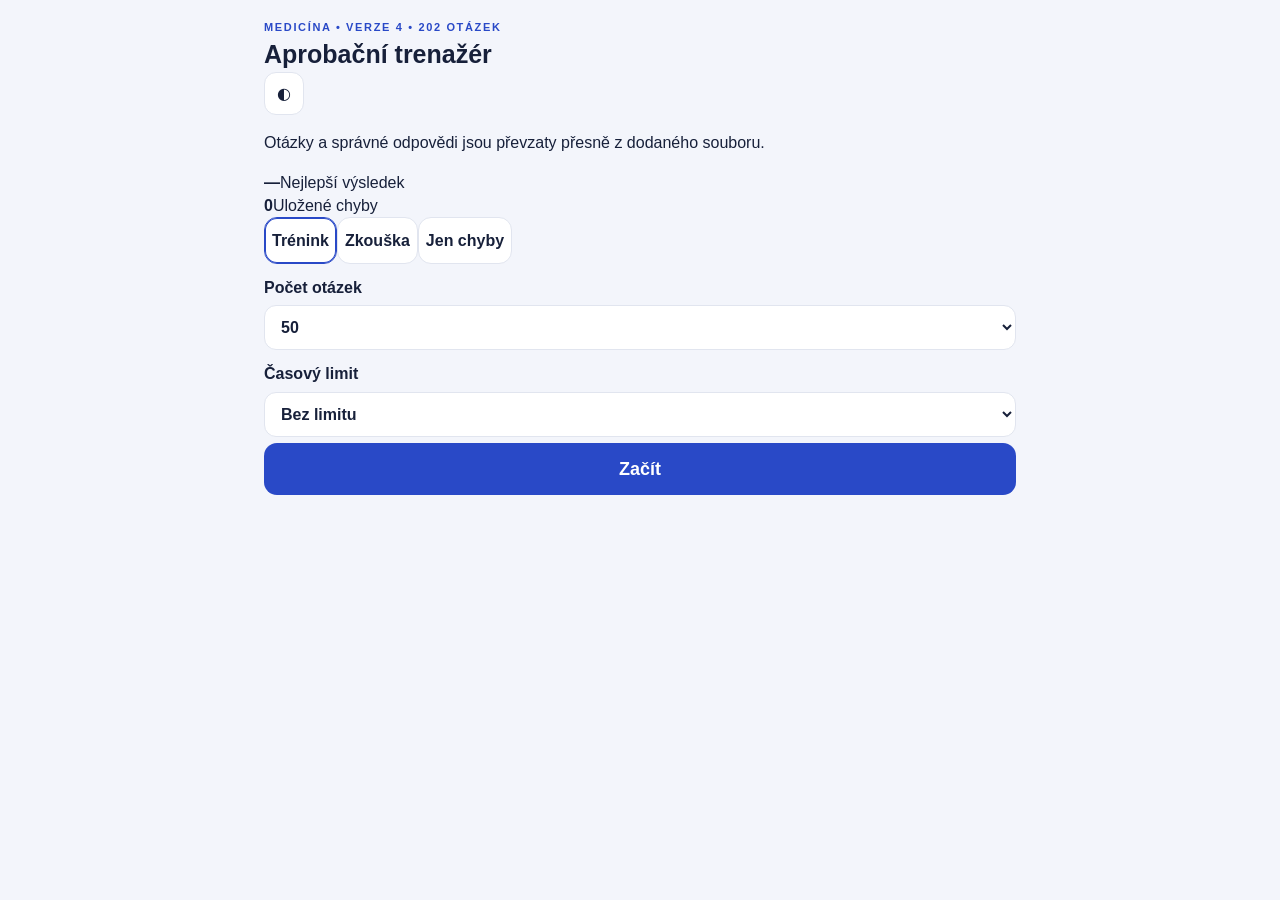
<file: index.html>
<!doctype html><html lang="cs"><head><meta charset="utf-8"><meta name="viewport" content="width=device-width,initial-scale=1,viewport-fit=cover"><meta name="theme-color" content="#2563eb"><title>Aprobační trenažér</title><link rel="manifest" href="manifest.webmanifest?v=4"><link rel="apple-touch-icon" href="icon-192.png"><style>
:root{--bg:#f3f5fb;--panel:#fff;--text:#17203a;--muted:#6d7488;--line:#e1e5ef;--accent:#2949c7;--ok:#17864d;--bad:#c94444}
@media(prefers-color-scheme:dark){:root{--bg:#111522;--panel:#1a2030;--text:#eef1fb;--muted:#a7afc2;--line:#30384d;--accent:#7890ff}}
*{box-sizing:border-box}body{margin:0;background:var(--bg);color:var(--text);font:16px/1.45 -apple-system,BlinkMacSystemFont,"Segoe UI",sans-serif}
body.light{--bg:#f3f5fb;--panel:#fff;--text:#17203a;--muted:#6d7488;--line:#e1e5ef;--accent:#2949c7}
body.dark{--bg:#111522;--panel:#1a2030;--text:#eef1fb;--muted:#a7afc2;--line:#30384d;--accent:#7890ff}
.app{max-width:780px;margin:auto;padding:20px 14px 45px}header{display:flex;align-items:center;justify-content:space-between;margin-bottom:18px}h1{margin:0;font-size:25px}.eyebrow{font-size:11px;font-weight:800;letter-spacing:.15em;color:var(--accent)}
.panel{background:var(--panel);border:1px solid var(--line);border-radius:20px;padding:20px;box-shadow:0 10px 35px rgba(20,30,60,.07)}.hero{display:flex;justify-content:space-between;align-items:center;padding:14px;border-radius:15px;background:color-mix(in srgb,var(--accent) 10%,var(--panel));margin-bottom:16px}.hero b{font-size:22px}.hero span,.statsline,.source{color:var(--muted);font-size:13px}
.grid{display:grid;grid-template-columns:1fr 1fr;gap:12px}label{font-weight:700;display:block;margin:12px 0 6px}select{width:100%;margin-top:6px;padding:12px;border:1px solid var(--line);border-radius:12px;background:var(--panel);color:var(--text);font:inherit}
.mode{display:grid;grid-template-columns:repeat(3,1fr);gap:8px;margin:18px 0}.modebtn{border:1px solid var(--line);border-radius:13px;padding:11px 7px;background:var(--panel);color:var(--text);font-weight:800}.modebtn small{display:block;color:var(--muted);font-weight:500;margin-top:3px}.modebtn.active{border-color:var(--accent);box-shadow:inset 0 0 0 1px var(--accent)}
button{font:inherit;cursor:pointer}.primary,.secondary{border:0;border-radius:13px;padding:13px 17px;font-weight:800}.primary{background:var(--accent);color:#fff}.secondary{background:color-mix(in srgb,var(--accent) 12%,var(--panel));color:var(--text)}#startBtn{width:100%;font-size:18px}.statsline{display:flex;justify-content:space-between;margin-top:15px}.iconbtn{border:1px solid var(--line);background:var(--panel);color:var(--text);border-radius:12px;padding:9px 12px}
.hidden{display:none!important}.quiztop{display:flex;justify-content:space-between;font-weight:800}.progress{height:8px;background:var(--line);border-radius:99px;overflow:hidden;margin:10px 0 16px}.progress i{display:block;height:100%;width:0;background:var(--accent)}.tag{display:inline-block;background:color-mix(in srgb,var(--accent) 12%,var(--panel));color:var(--accent);font-size:12px;font-weight:800;padding:6px 9px;border-radius:99px}.questionbox h2{font-size:21px;margin:14px 0 18px}
.options{display:grid;gap:10px}.option{text-align:left;border:1px solid var(--line);background:var(--panel);color:var(--text);padding:14px;border-radius:13px}.option.correct{border-color:var(--ok);background:color-mix(in srgb,var(--ok) 12%,var(--panel))}.option.wrong{border-color:var(--bad);background:color-mix(in srgb,var(--bad) 11%,var(--panel))}.feedback{font-weight:800;min-height:26px;margin-top:12px}.ok{color:var(--ok)}.bad{color:var(--bad)}.source{margin-top:8px}.actions{display:flex;justify-content:space-between;gap:10px;margin-top:18px}.actions button{flex:1}.grade{text-align:center;font-size:46px;font-weight:900;color:var(--accent);margin:8px}.resultgrid{display:grid;grid-template-columns:repeat(3,1fr);gap:8px}.resultgrid div{text-align:center;background:color-mix(in srgb,var(--accent) 8%,var(--panel));padding:12px;border-radius:13px}.resultgrid b{display:block;font-size:22px}.resultgrid span{font-size:12px;color:var(--muted)}.reviewitem{border-top:1px solid var(--line);padding:12px 0}.reviewitem:first-child{border-top:0}
@media(max-width:520px){.grid{grid-template-columns:1fr}.mode{grid-template-columns:1fr}.modebtn{text-align:left}.statsline{gap:10px;flex-direction:column}.questionbox h2{font-size:19px}}
</style></head><body><main class="app">
<section id="home" class="card"><div class="top"><div><div class="eyebrow">MEDICÍNA • VERZE 4 • 202 OTÁZEK</div><h1>Aprobační trenažér</h1></div><button id="themeBtn" class="iconbtn" aria-label="Téma">◐</button></div><p class="muted">Otázky a správné odpovědi jsou převzaty přesně z dodaného souboru.</p><div class="stats"><div><b id="best">—</b><span>Nejlepší výsledek</span></div><div><b id="saved">0</b><span>Uložené chyby</span></div></div><div class="seg"><button class="modebtn active" data-mode="learn">Trénink</button><button class="modebtn" data-mode="exam">Zkouška</button><button class="modebtn" data-mode="mistakes">Jen chyby</button></div><label>Počet otázek<select id="count"><option>10</option><option>20</option><option selected>50</option><option>100</option><option>202</option></select></label><label>Časový limit<select id="time"><option value="0" selected>Bez limitu</option><option value="15">15 minut</option><option value="30">30 minut</option><option value="60">60 minut</option></select></label><button id="startBtn" class="primary">Začít</button></section>
<section id="quiz" class="card hidden"><div class="quizhead"><span id="counter"></span><b id="timer"></b></div><div class="progress"><i id="bar"></i></div><h2 id="question"></h2><div id="options" class="options"></div><div id="feedback" class="feedback"></div><div id="source" class="source hidden"></div><div class="actions"><button id="quitBtn" class="secondary">Ukončit</button><button id="nextBtn" class="primary" disabled>Další</button></div></section>
<section id="result" class="card hidden"><div class="eyebrow">VÝSLEDEK</div><h1 id="grade"></h1><div class="resultgrid"><div><b id="score"></b><span>Správně</span></div><div><b id="percent"></b><span>Úspěšnost</span></div><div><b id="wrong"></b><span>Chyby</span></div></div><div id="review"></div><div class="actions"><button id="againBtn" class="secondary">Domů</button><button id="retryBtn" class="primary">Opakovat chyby</button></div></section>
</main><script>window.QUESTION_BANK = [
  {
    "id": 1,
    "question": "Anizokorie",
    "answer": "různá velikost zornic.",
    "source": "Anizokorie – různá velikost zornic.",
    "category": "Oční",
    "options": [
      "různá velikost zornic.",
      "stejná velikost zornic",
      "rozšíření velikost zornic",
      "zůžené zornice"
    ]
  },
  {
    "id": 2,
    "question": "Astma bronchiale je charakterizováno jako",
    "answer": "chronické zánětlivé onemocnění dýchacích cest s bronchíalní obstrukcí.",
    "source": "Astma bronchiale je charakterizováno jako chronické zánětlivé onemocnění dýchacích cest s bronchíalní obstrukcí.",
    "category": "Dýchání",
    "options": [
      "chronické zánětlivé onemocnění dýchacích cest s bronchíalní obstrukcí.",
      "různé dechové vlny se nepravidelně střidaji s apnoickými pauzamy meningitidy, encefalitidy.",
      "akutní onemocnění charakterizované zánetlivymi změnami v plicní tkání",
      "nedýcha."
    ]
  },
  {
    "id": 3,
    "question": "Acídoza",
    "answer": "porucha acidobazické rovnováhy ve procpěch kyselin, t.j jejich zvýšená tvorba či snížené vylučování zadržení, popř. Zvýšené ztráty látek zasaditých",
    "source": "Acídoza - porucha acidobazické rovnováhy ve procpěch kyselin, t.j jejich zvýšená tvorba či snížené vylučování zadržení, popř. Zvýšené ztráty látek zasaditých",
    "category": "Ostatní",
    "options": [
      "porucha acidobazické rovnováhy ve procpěch kyselin, t.j jejich zvýšená tvorba či snížené vylučování zadržení, popř. Zvýšené ztráty látek zasaditých",
      "pod uhlem 90°, do kožní řasy která se drží po celou dobu aplikace, střídat místa vpichu v oblasti břicha ve směru hodinových ručiček, místo vpichu nemasírovat",
      "4x denně, 2x po týdnu, nebo 3x denně.",
      "léčivá látka, její směs nebo léčivý přípravek, který se použivá k aplikaci"
    ]
  },
  {
    "id": 4,
    "question": "Anurie",
    "answer": "meně než 100 ml za 24 hodiny.",
    "source": "Anurie – meně než 100 ml za 24 hodiny.",
    "category": "Urologie",
    "options": [
      "meně než 100 ml za 24 hodiny.",
      "samovolné odkapavání moče.",
      "zadržení moči v močovem měchýře při nemožnosti močení.",
      "částe močení, větší množství moče (2-3 l a vice)."
    ]
  },
  {
    "id": 5,
    "question": "Automatizovaný externí difibrilátor (AED) je určen pro",
    "answer": "širokou veřejnost, která by za jeho pomoci měla být schopná poskytnout efektivnější kardiopulmonální resuscitaci (KPR)",
    "source": "Automatizovaný externí difibrilátor (AED) je určen pro širokou veřejnost, která by za jeho pomoci měla být schopná poskytnout efektivnější kardiopulmonální resuscitaci (KPR)",
    "category": "Kardiologie a KPR",
    "options": [
      "širokou veřejnost, která by za jeho pomoci měla být schopná poskytnout efektivnější kardiopulmonální resuscitaci (KPR)",
      "dušnost, cyanóza, hypo a hyperventiláce, bolest na hrudi, dušnost může být namáhava.",
      "střidaní horečky a normální teploty.",
      "anamneza, fizikální výšetření, EKG, ECHO, RTG hrudniku, laboratoř, u pravostranního selháni angio-scyntigrafie."
    ]
  },
  {
    "id": 6,
    "question": "Antitrendelenburgova poloha je",
    "answer": "poloha s hlavou a hrudníkem výše, než dolní končetiny, ktera se využíva u nemocných s poruchamí dolních končetin",
    "source": "Antitrendelenburgova poloha je poloha s hlavou a hrudníkem výše, než dolní končetiny, ktera se využíva u nemocných s poruchamí dolních končetin",
    "category": "Polohy",
    "options": [
      "poloha s hlavou a hrudníkem výše, než dolní končetiny, ktera se využíva u nemocných s poruchamí dolních končetin",
      "jedna DK je pokrčená, druha natažená. Při popaleninách, traumach, pleuritidě.",
      "poloha s hlavou a hrudníkem niže než dolní končetiny, která se využivá u nemocných při stratách krve nebo po operacích na male pánví.",
      "nemocný sedí ze spuštěnymi DK které jsou opřeny, HK se opirá o stolek nebo o lůžko"
    ]
  },
  {
    "id": 7,
    "question": "Alkaloza znamená",
    "answer": "poruchu acidobazické rovnováhy, při které stoupa pH nad fyziologickou mez",
    "source": "Alkaloza znamená poruchu acidobazické rovnováhy, při které stoupa pH nad fyziologickou mez",
    "category": "Ostatní",
    "options": [
      "poruchu acidobazické rovnováhy, při které stoupa pH nad fyziologickou mez",
      "4x denně, 2x po týdnu, nebo 3x denně.",
      "popírání a izolace, hněv/zlost, smlouváni, depresse, akceptace (smíření)",
      "zanětlivé onemocnění cev, okrajových časti končetin."
    ]
  },
  {
    "id": 8,
    "question": "Anamnéza zahrnuje",
    "answer": "všechny údaje o zdravotním stavu pacienta od narození do současnosti",
    "source": "Anamnéza zahrnuje všechny údaje o zdravotním stavu pacienta od narození do současnosti",
    "category": "Ošetřovatelství",
    "options": [
      "všechny údaje o zdravotním stavu pacienta od narození do současnosti",
      "komunikace pomoci slov prostřednictvim jazyka.",
      "redukční, pro hubnutí.",
      "pacient je v neustálé lékařské péči. Pozorování je u lékaře při pravidelných kontrolách"
    ]
  },
  {
    "id": 9,
    "question": "Anafilaktický šok je",
    "answer": "akutní alergický stav, který provází bronchospasmus, pokles krevního tlaku, oběhové selhání a distribuční šok.",
    "source": "Anafilaktický šok je akutní alergický stav, který provází bronchospasmus, pokles krevního tlaku, oběhové selhání a distribuční šok.",
    "category": "Dýchání",
    "options": [
      "akutní alergický stav, který provází bronchospasmus, pokles krevního tlaku, oběhové selhání a distribuční šok.",
      "hypotenze, tachykardie, bledá a zpocené kůže, rychlé dýchání, úzkost oběti.",
      "hemoragický.",
      "svědivá výražka, otok v krku, nizký krevní tlak, kopřivka, zvrácení."
    ]
  },
  {
    "id": 10,
    "question": "Akné",
    "answer": "kožní onemocnění, zánět mazových žlaz.",
    "source": "Akné - kožní onemocnění, zánět mazových žlaz.",
    "category": "Ostatní",
    "options": [
      "kožní onemocnění, zánět mazových žlaz.",
      "syndrom týraného, zneužívaného a zanedbávaného dítěte",
      "prodloužená mícha.",
      "k obnovení životních funkcí"
    ]
  },
  {
    "id": 11,
    "question": "Anemie",
    "answer": "onemocnění krve, konkretně červených krvinek.",
    "source": "Anemie - onemocnění krve, konkretně červených krvinek.",
    "category": "Krev a šok",
    "options": [
      "onemocnění krve, konkretně červených krvinek.",
      "nedostatek železa v krve.",
      "krvácení, purpura, ekchimozy nebo hematomy, uvětšená a bolestivá jatra a slezina, bolest hlavy, hypotenze a tachykardie.",
      "rozpad červených krvinek."
    ]
  },
  {
    "id": 12,
    "question": "AIDS",
    "answer": "syndrom ziskáneho selhání imunity- je soubor přiznaku a infekci, který je nasledkem poškození imunitního systemu člověka virem HIV.",
    "source": "AIDS – syndrom ziskáneho selhání imunity- je soubor přiznaku a infekci, který je nasledkem poškození imunitního systemu člověka virem HIV.",
    "category": "Infekce",
    "options": [
      "syndrom ziskáneho selhání imunity- je soubor přiznaku a infekci, který je nasledkem poškození imunitního systemu člověka virem HIV.",
      "v příme souvislosti s pobytem ve zdravotnickém zařízení",
      "proces který zabezpečuje umrcení všech životoschopních mikroorganizmů včetně spor.",
      "akutní průjmová bakteriální nemoc způsobena netiphoidnymy bakteriemi rodu Salmonella."
    ]
  },
  {
    "id": 13,
    "question": "Anasarka",
    "answer": "otok celého těla.",
    "source": "Anasarka – otok celého těla.",
    "category": "Ostatní",
    "options": [
      "otok celého těla.",
      "kokosový.",
      "9%",
      "přejedání."
    ]
  },
  {
    "id": 14,
    "question": "Agrese",
    "answer": "utočne jednání z cilem ublížit.",
    "source": "Agrese – utočne jednání z cilem ublížit.",
    "category": "Ostatní",
    "options": [
      "utočne jednání z cilem ublížit.",
      "příznaky, projevy nemocí",
      "18,6 – 24,9",
      "trestní čin"
    ]
  },
  {
    "id": 15,
    "question": "Angina pectoris",
    "answer": "onemocnění které vzniká při nedostatečnem prokrvení srdečního svalu.",
    "source": "Angina pectoris –onemocnění které vzniká při nedostatečnem prokrvení srdečního svalu.",
    "category": "Kardiologie a KPR",
    "options": [
      "onemocnění které vzniká při nedostatečnem prokrvení srdečního svalu.",
      "anamneza, fizikální výšetření, EKG, ECHO, RTG hrudniku, laboratoř, u pravostranního selháni angio-scyntigrafie.",
      "nahlé uvolnění řady enzymů, které se vypravuje do krve zejména kreatinkinázy, AST a laktátdehydrogenázy.",
      "širokou veřejnost, která by za jeho pomoci měla být schopná poskytnout efektivnější kardiopulmonální resuscitaci (KPR)"
    ]
  },
  {
    "id": 16,
    "question": "Apnoe",
    "answer": "nedýcha.",
    "source": "Apnoe –nedýcha.",
    "category": "Dýchání",
    "options": [
      "nedýcha.",
      "zpomalené dýchaní, meně než 10 za min.",
      "hluboké a zrychlené, diabetická koma.",
      "jednotlivé dechy se postupně prohlubuji a zároveň"
    ]
  },
  {
    "id": 17,
    "question": "Bradypnoe znamená",
    "answer": "zpomalené dýchaní, meně než 10 za min.",
    "source": "Bradypnoe znamená zpomalené dýchaní, meně než 10 za min.",
    "category": "Dýchání",
    "options": [
      "zpomalené dýchaní, meně než 10 za min.",
      "hluboké a zrychlené, diabetická koma.",
      "prohloubené dýcháni.",
      "jednotlivé dechy se postupně prohlubuji a zároveň"
    ]
  },
  {
    "id": 18,
    "question": "Bazální stimulace znamená",
    "answer": "stimulace smysloveho vnimani.",
    "source": "Bazální stimulace znamená stimulace smysloveho vnimani.",
    "category": "Ostatní",
    "options": [
      "stimulace smysloveho vnimani.",
      "věda která zkoumá stárnutí.",
      "zjištění glomerulární filtrace",
      "18,6 – 24,9"
    ]
  },
  {
    "id": 19,
    "question": "Bazální stimulace je",
    "answer": "to pedagogický ošetřovatelský process který má nabidnout mentalně postiženym jedincum podněty pro vyvoj jejich osobnosti v jednoduche podobě.",
    "source": "Bazální stimulace je to pedagogický ošetřovatelský process který má nabidnout mentalně postiženym jedincum podněty pro vyvoj jejich osobnosti v jednoduche podobě.",
    "category": "Ošetřovatelství",
    "options": [
      "to pedagogický ošetřovatelský process který má nabidnout mentalně postiženym jedincum podněty pro vyvoj jejich osobnosti v jednoduche podobě.",
      "výklad, rozhovor, beseda, přednáška, diskuse ( obě odpovědi jsou správné)",
      "5-7 let",
      "neklíd, obličejové křeče, zvýšená reflexní draždivost, opozice šíje (pacient nepřeloží hlavu na sternum), natažené břicho."
    ]
  },
  {
    "id": 20,
    "question": "Bulemie je",
    "answer": "přejedání.",
    "source": "Bulemie je přejedání.",
    "category": "Ostatní",
    "options": [
      "přejedání.",
      "aplikace do kloubu.",
      "do kloubů",
      "37,8 – 41°C."
    ]
  },
  {
    "id": 21,
    "question": "Burgerová choroba je",
    "answer": "zanětlivé onemocnění cev, okrajových časti končetin.",
    "source": "Burgerová choroba je zanětlivé onemocnění cev, okrajových časti končetin.",
    "category": "Ostatní",
    "options": [
      "zanětlivé onemocnění cev, okrajových časti končetin.",
      "popírání a izolace, hněv/zlost, smlouváni, depresse, akceptace (smíření)",
      "žádanka k danemu výšetření, štítek, zkumavka, odběr.",
      "normální klidové dychaní (15-20 dechu)."
    ]
  },
  {
    "id": 22,
    "question": "Biotovo dýchání",
    "answer": "různé dechové vlny se nepravidelně střidaji s apnoickými pauzamy meningitidy, encefalitidy.",
    "source": "Biotovo dýchání- různé dechové vlny se nepravidelně střidaji s apnoickými pauzamy meningitidy, encefalitidy.",
    "category": "Dýchání",
    "options": [
      "různé dechové vlny se nepravidelně střidaji s apnoickými pauzamy meningitidy, encefalitidy.",
      "hluboké a zrychlené, diabetická koma.",
      "prohloubené dýcháni.",
      "nedýcha."
    ]
  },
  {
    "id": 23,
    "question": "CAN znamená",
    "answer": "syndrom týraného, zneužívaného a zanedbávaného dítěte",
    "source": "CAN znamená syndrom týraného, zneužívaného a zanedbávaného dítěte",
    "category": "Ostatní",
    "options": [
      "syndrom týraného, zneužívaného a zanedbávaného dítěte",
      "zanětlivé onemocnění cev, okrajových časti končetin.",
      "4x denně, 2x po týdnu, nebo 3x denně.",
      "Vsemirní Zdravotní Organizace."
    ]
  },
  {
    "id": 24,
    "question": "Co není příznakem vzniku dekubit",
    "answer": "psychický stav.",
    "source": "Co není příznakem vzniku dekubit- psychický stav.",
    "category": "Ostatní",
    "options": [
      "psychický stav.",
      "přejedání.",
      "9%",
      "otok celého těla."
    ]
  },
  {
    "id": 25,
    "question": "Clearance kreatininu jé indikátorem pro",
    "answer": "zjištění glomerulární filtrace",
    "source": "Clearance kreatininu jé indikátorem pro zjištění glomerulární filtrace",
    "category": "Ostatní",
    "options": [
      "zjištění glomerulární filtrace",
      "příznaky, projevy nemocí",
      "endoskopické vyšetřeni dutiny břišní",
      "18,6 – 24,9"
    ]
  },
  {
    "id": 26,
    "question": "Cronova nemoc je",
    "answer": "chronické zanětlíve nespecifický střevní onemocnění, které postihuje různé úseky střeva",
    "source": "Cronova nemoc je chronické zanětlíve nespecifický střevní onemocnění, které postihuje různé úseky střeva",
    "category": "Gastroenterologie",
    "options": [
      "chronické zanětlíve nespecifický střevní onemocnění, které postihuje různé úseky střeva",
      "podání farmaceutických roztoku do trávicího traktu.",
      "porucha střevní motility a defikáce.",
      "věk, mužské pohlaví, životní styl, dědíčnost, nespecificke střevní zanety"
    ]
  },
  {
    "id": 27,
    "question": "Chemoreceptory, které se podílí na řízeni dýcháni, jsou uloženy v",
    "answer": "prodloužene míše",
    "source": "Chemoreceptory, které se podílí na řízeni dýcháni, jsou uloženy v prodloužene míše",
    "category": "Dýchání",
    "options": [
      "prodloužene míše",
      "akutní alergický stav, který provází bronchospasmus, pokles krevního tlaku, oběhové selhání a distribuční šok.",
      "nedostatečný příjem bílkovin, malnutrice, DM,anemie, obezita, hypertenze, nedostatek vit. C , hypoxie, hypotermie, kouření.",
      "jednotlivé dechy se postupně prohlubuji a zároveň"
    ]
  },
  {
    "id": 28,
    "question": "Charakteristickým rysem glaukomu je",
    "answer": "zvýšení nitroočního tlaku, zužení zorného pole, změna optického nervu se zrůsta i jejich frekvence ( bezvědomí nebo ve spanku)",
    "source": "Charakteristickým rysem glaukomu je zvýšení nitroočního tlaku, zužení zorného pole, změna optického nervu se zrůsta i jejich frekvence ( bezvědomí nebo ve spanku)",
    "category": "Neurologie",
    "options": [
      "zvýšení nitroočního tlaku, zužení zorného pole, změna optického nervu se zrůsta i jejich frekvence ( bezvědomí nebo ve spanku)",
      "somnolence, sopor, koma",
      "zotavovací polohy na boku.",
      "zánět mozkových blan, nebo plen."
    ]
  },
  {
    "id": 29,
    "question": "Cheyncovo-Stokesovo dýchání",
    "answer": "jednotlivé dechy se postupně prohlubuji a zároveň",
    "source": "Cheyncovo-Stokesovo dýchání- jednotlivé dechy se postupně prohlubuji a zároveň",
    "category": "Dýchání",
    "options": [
      "jednotlivé dechy se postupně prohlubuji a zároveň",
      "nedýcha.",
      "namáhové dýchaní pomoci slalstva.",
      "zpomalené dýchaní, meně než 10 za min."
    ]
  },
  {
    "id": 30,
    "question": "Čtvrtá etapa práce řádného, je",
    "answer": "žadna z odpovědí naní správná.",
    "source": "Čtvrtá etapa práce řádného, je žadna z odpovědí naní správná.",
    "category": "Ostatní",
    "options": [
      "žadna z odpovědí naní správná.",
      "stimulace smysloveho vnimani.",
      "Vsemirní Zdravotní Organizace.",
      "endoskopické vyšetřeni dutiny břišní"
    ]
  },
  {
    "id": 31,
    "question": "Dieta č 6 je",
    "answer": "nizkobilkovinna.",
    "source": "Dieta č 6 je nizkobilkovinna.",
    "category": "Gastroenterologie",
    "options": [
      "nizkobilkovinna.",
      "žlučniková.",
      "bezezbytková",
      "redukční, pro hubnutí."
    ]
  },
  {
    "id": 32,
    "question": "Dieta č 3 je",
    "answer": "racionální.",
    "source": "Dieta č 3 je racionální.",
    "category": "Gastroenterologie",
    "options": [
      "racionální.",
      "diabetická.",
      "nizkobilkovinna.",
      "bezezbytková"
    ]
  },
  {
    "id": 33,
    "question": "Dieta č 8 je",
    "answer": "redukční, pro hubnutí.",
    "source": "Dieta č 8 je redukční, pro hubnutí.",
    "category": "Ošetřovatelství",
    "options": [
      "redukční, pro hubnutí.",
      "racionální.",
      "nizkobilkovinna.",
      "bezezbytková"
    ]
  },
  {
    "id": 34,
    "question": "Dieta č 4 je",
    "answer": "žlučniková.",
    "source": "Dieta č 4 je žlučniková.",
    "category": "Gastroenterologie",
    "options": [
      "žlučniková.",
      "nizkobilkovinna.",
      "racionální.",
      "diabetická."
    ]
  },
  {
    "id": 35,
    "question": "Dieta č 9 je",
    "answer": "diabetická.",
    "source": "Dieta č 9 je diabetická.",
    "category": "Diabetes",
    "options": [
      "diabetická.",
      "žlučniková.",
      "redukční, pro hubnutí.",
      "racionální."
    ]
  },
  {
    "id": 36,
    "question": "Dyspnoe je",
    "answer": "namáhové dýchaní pomoci slalstva.",
    "source": "Dyspnoe je namáhové dýchaní pomoci slalstva.",
    "category": "Dýchání",
    "options": [
      "namáhové dýchaní pomoci slalstva.",
      "hluboké a zrychlené, diabetická koma.",
      "různé dechové vlny se nepravidelně střidaji s apnoickými pauzamy meningitidy, encefalitidy.",
      "nedýcha."
    ]
  },
  {
    "id": 37,
    "question": "Dysurie je",
    "answer": "obtížite a bolestlive močení.",
    "source": "Dysurie je obtížite a bolestlive močení.",
    "category": "Urologie",
    "options": [
      "obtížite a bolestlive močení.",
      "v 6 hodin se vymočit do WC a poté močit do označené nádoby, sběr moči se ukončí v 6 ráno následujícího dne",
      "částe močení, větší množství moče (2-3 l a vice).",
      "únik močí při zvýšeném intraabdominálnim tlaku"
    ]
  },
  {
    "id": 38,
    "question": "Dystrofie je",
    "answer": "nejnižši stupeň regresyvního poškození buněk a extracejularní tkani.",
    "source": "Dystrofie je nejnižši stupeň regresyvního poškození buněk a extracejularní tkani.",
    "category": "Ostatní",
    "options": [
      "nejnižši stupeň regresyvního poškození buněk a extracejularní tkani.",
      "neodkladná, akutní, nezbytná a plánovaná",
      "zvýšená spavost, malátnost, apatie, bradykardie, zpomalenost, bolesti kloubu, vypadaní vlasů.",
      "to systemové zhoubné nádorové onemocněni mízních uzlin."
    ]
  },
  {
    "id": 39,
    "question": "Do neverbalní komunikace nepatři",
    "answer": "psané slova",
    "source": "Do neverbalní komunikace nepatři psané slova",
    "category": "Ošetřovatelství",
    "options": [
      "psané slova",
      "komunikace pomoci slov prostřednictvim jazyka.",
      "pacient je v neustálé lékařské péči. Pozorování je u lékaře při pravidelných kontrolách",
      "vyuka nemocného k samostatnější péči o vlastní onemocnění při které přebirá větší část odpovědností za vlastní zdravi na sebe. Edukace známena poučení."
    ]
  },
  {
    "id": 40,
    "question": "Diabetes nezavisly na inzulinu",
    "answer": "diabetes mellitus II typu",
    "source": "Diabetes nezavisly na inzulinu diabetes mellitus II typu",
    "category": "Diabetes",
    "options": [
      "diabetes mellitus II typu",
      "všechny změny na dolnich končetinách, které vznikají v důsledku onemocnění “diabetes mellitus”",
      "diabetická.",
      "1typu."
    ]
  },
  {
    "id": 41,
    "question": "Dieta č. 5 nazývá",
    "answer": "bezezbytková",
    "source": "Dieta č. 5 nazývá bezezbytková",
    "category": "Gastroenterologie",
    "options": [
      "bezezbytková",
      "racionální.",
      "žlučniková.",
      "nizkobilkovinna."
    ]
  },
  {
    "id": 42,
    "question": "Diabetická noha znamená",
    "answer": "všechny změny na dolnich končetinách, které vznikají v důsledku onemocnění “diabetes mellitus”",
    "source": "Diabetická noha znamená všechny změny na dolnich končetinách, které vznikají v důsledku onemocnění “diabetes mellitus”",
    "category": "Diabetes",
    "options": [
      "všechny změny na dolnich končetinách, které vznikají v důsledku onemocnění “diabetes mellitus”",
      "hluboké a zrychlené, diabetická koma.",
      "změnami na DK související s onemocněním “diabetes mellitus”",
      "diabetická."
    ]
  },
  {
    "id": 43,
    "question": "Druhy zdravotní peče podle naléhavosti jsou",
    "answer": "neodkladná, akutní, nezbytná a plánovaná",
    "source": "Druhy zdravotní peče podle naléhavosti jsou neodkladná, akutní, nezbytná a plánovaná",
    "category": "Ostatní",
    "options": [
      "neodkladná, akutní, nezbytná a plánovaná",
      "Vsemirní Zdravotní Organizace.",
      "zjištění glomerulární filtrace",
      "aplikace do kloubu."
    ]
  },
  {
    "id": 44,
    "question": "Dispanserizace znamená",
    "answer": "pravidelný lékařský dohled nad pacientem trpícím určitou chorobou",
    "source": "Dispanserizace znamená pravidelný lékařský dohled nad pacientem trpícím určitou chorobou",
    "category": "Ošetřovatelství",
    "options": [
      "pravidelný lékařský dohled nad pacientem trpícím určitou chorobou",
      "pacient je v neustálé lékařské péči. Pozorování je u lékaře při pravidelných kontrolách",
      "redukční, pro hubnutí.",
      "to je obečné označení po dalši vicedenní lečbu u lůžkovem zdravotnickem zařízení, které nelze léčit ambulantně."
    ]
  },
  {
    "id": 45,
    "question": "Didaktickými formami edukace se rozumí",
    "answer": "uspořádání edukačního procesu při jeho realizací",
    "source": "Didaktickými formami edukace se rozumí uspořádání edukačního procesu při jeho realizací",
    "category": "Ošetřovatelství",
    "options": [
      "uspořádání edukačního procesu při jeho realizací",
      "vyuka nemocného k samostatnější péči o vlastní onemocnění při které přebirá větší část odpovědností za vlastní zdravi na sebe. Edukace známena poučení.",
      "výklad, rozhovor, beseda, přednáška, diskuse ( obě odpovědi jsou správné)",
      "to pedagogický ošetřovatelský process který má nabidnout mentalně postiženym jedincum podněty pro vyvoj jejich osobnosti v jednoduche podobě."
    ]
  },
  {
    "id": 46,
    "question": "Diureza",
    "answer": "množství moči za 24 hod vytvořena ledvinamy (1500ml )",
    "source": "Diureza- množství moči za 24 hod vytvořena ledvinamy (1500ml )",
    "category": "Urologie",
    "options": [
      "množství moči za 24 hod vytvořena ledvinamy (1500ml )",
      "samovolné odkapavání moče.",
      "přítomnost krve v moči .",
      "bílkovina v moči."
    ]
  },
  {
    "id": 47,
    "question": "Enureza",
    "answer": "porucha schopností udržet moč.",
    "source": "Enureza- porucha schopností udržet moč.",
    "category": "Urologie",
    "options": [
      "porucha schopností udržet moč.",
      "bolest a řezavý pocit při močení.",
      "samovolné odkapavání moče.",
      "částe močení, větší množství moče (2-3 l a vice)."
    ]
  },
  {
    "id": 48,
    "question": "ERCP je",
    "answer": "endoskopická vyšetřovací a léčebna metoda, která spočívá v zavedení fibroskopu do duodena, prohlednutí dané oblasť a v nástřiku kontrastní látky do žlučovodu a vývodu slinivky břišní s následným rentgenovým snímkováním.",
    "source": "ERCP je endoskopická vyšetřovací a léčebna metoda, která spočívá v zavedení fibroskopu do duodena, prohlednutí dané oblasť a v nástřiku kontrastní látky do žlučovodu a vývodu slinivky břišní s následným rentgenovým snímkováním.",
    "category": "Diabetes",
    "options": [
      "endoskopická vyšetřovací a léčebna metoda, která spočívá v zavedení fibroskopu do duodena, prohlednutí dané oblasť a v nástřiku kontrastní látky do žlučovodu a vývodu slinivky břišní s následným rentgenovým snímkováním.",
      "perkutánní endoskopická gastrostomie",
      "endoskopické vyšetřeni dutiny břišní",
      "chirurgické otevřeni dutiny břicha"
    ]
  },
  {
    "id": 49,
    "question": "Enteralní výživa je",
    "answer": "podání farmaceutických roztoku do trávicího traktu.",
    "source": "Enteralní výživa je podání farmaceutických roztoku do trávicího traktu.",
    "category": "Gastroenterologie",
    "options": [
      "podání farmaceutických roztoku do trávicího traktu.",
      "porucha střevní motility a defikáce.",
      "zimomřivost, snížená výkonnost, zpomaleni metabolizmu I střev (přibývání na váze a zacpa), sucha a olupující se pokožka, lomivé nehty, vypadávaní vlasu, zpomaleni reflexu achillovy šlachy.",
      "genetické dyspozice, stress, dlouhodobá špatná strava, kouření, Helikobakter pylori."
    ]
  },
  {
    "id": 50,
    "question": "Edukace",
    "answer": "vyuka nemocného k samostatnější péči o vlastní onemocnění při které přebirá větší část odpovědností za vlastní zdravi na sebe. Edukace známena poučení.",
    "source": "Edukace- vyuka nemocného k samostatnější péči o vlastní onemocnění při které přebirá větší část odpovědností za vlastní zdravi na sebe. Edukace známena poučení.",
    "category": "Ošetřovatelství",
    "options": [
      "vyuka nemocného k samostatnější péči o vlastní onemocnění při které přebirá větší část odpovědností za vlastní zdravi na sebe. Edukace známena poučení.",
      "neklíd, obličejové křeče, zvýšená reflexní draždivost, opozice šíje (pacient nepřeloží hlavu na sternum), natažené břicho.",
      "to je obečné označení po dalši vicedenní lečbu u lůžkovem zdravotnickem zařízení, které nelze léčit ambulantně.",
      "psané slova"
    ]
  },
  {
    "id": 51,
    "question": "Enzymy u IM",
    "answer": "troponin, myoglobin pro BNP koagulace, astrup / vyšetření/ moč CH+S.",
    "source": "Enzymy u IM- troponin, myoglobin pro BNP koagulace, astrup / vyšetření/ moč CH+S.",
    "category": "Urologie",
    "options": [
      "troponin, myoglobin pro BNP koagulace, astrup / vyšetření/ moč CH+S.",
      "částe nucení na moč.",
      "porucha schopností udržet moč.",
      "noční močení."
    ]
  },
  {
    "id": 52,
    "question": "Epistaxe",
    "answer": "krvácení ze sliznic.",
    "source": "Epistaxe- krvácení ze sliznic.",
    "category": "Krev a šok",
    "options": [
      "krvácení ze sliznic.",
      "(Diseminovaná Intravaskularni Koagulace)- přidružená porucha koagulačního systému komplikujcí základní závažné onemocnění",
      "dodávat kyslík do tkání",
      "krvácení do kůže (petechie, purpure, sufuze), krvácení ze sliznic, epistaxe (krvacení z nosu), krvácení z dásni, neúměrné krvácení po běžných poraněních a během chirurgických výkonu"
    ]
  },
  {
    "id": 53,
    "question": "Fraxiparine se aplikuje",
    "answer": "pod uhlem 90°, do kožní řasy která se drží po celou dobu aplikace, střídat místa vpichu v oblasti břicha ve směru hodinových ručiček, místo vpichu nemasírovat",
    "source": "Fraxiparine se aplikuje pod uhlem 90°, do kožní řasy která se drží po celou dobu aplikace, střídat místa vpichu v oblasti břicha ve směru hodinových ručiček, místo vpichu nemasírovat",
    "category": "Ostatní",
    "options": [
      "pod uhlem 90°, do kožní řasy která se drží po celou dobu aplikace, střídat místa vpichu v oblasti břicha ve směru hodinových ručiček, místo vpichu nemasírovat",
      "soustava psychologických vlastnosti které se projevuje zejména jak snadno vznikají emoce, jak jsou silně,jak živé se projevuje navenek, jak rychlé se střidají.",
      "sekundarní porucha hybnosti zapříčiněna, imobilitou, která zasahuje fizickou I duševní stránku človeka.",
      "poruchu acidobazické rovnováhy, při které stoupa pH nad fyziologickou mez"
    ]
  },
  {
    "id": 54,
    "question": "Fowlerova poloha je",
    "answer": "horní polovina těla zvednuta přibližně na 45° -90°",
    "source": "Fowlerova poloha je horní polovina těla zvednuta přibližně na 45° -90°",
    "category": "Polohy",
    "options": [
      "horní polovina těla zvednuta přibližně na 45° -90°",
      "jedna DK je pokrčená, druha natažená. Při popaleninách, traumach, pleuritidě.",
      "nemocný sedí ze spuštěnymi DK které jsou opřeny, HK se opirá o stolek nebo o lůžko",
      "kterou pacient zaujimá především z důvodu ulehčení dychaní při onemocnění plic."
    ]
  },
  {
    "id": 55,
    "question": "Funkce hemoglobin",
    "answer": "dodávat kyslík do tkání",
    "source": "Funkce hemoglobin dodávat kyslík do tkání",
    "category": "Krev a šok",
    "options": [
      "dodávat kyslík do tkání",
      "je nutné řádně používat ochranné prostředky, pří prácí s materiálem nejíst, nekouřit, manípulovat s materíálem aby nedošlo k poranění",
      "zánět a srazenina v krvi.",
      "hemoragický."
    ]
  },
  {
    "id": 56,
    "question": "Fertilní záchvaty se nejčastěi vyskytují u pacienty ve věku",
    "answer": "5-7 let",
    "source": "Fertilní záchvaty se nejčastěi vyskytují u pacienty ve věku 5-7 let",
    "category": "Ošetřovatelství",
    "options": [
      "5-7 let",
      "to soubor duševních příznaku které se objevuje u dítěte následkem dlouhodobého pobytu v nemocnici.",
      "pacient je v neustálé lékařské péči. Pozorování je u lékaře při pravidelných kontrolách",
      "úzkost, trizm (obličejový křeče), zvýšená reflexní vzrušivost, ztuhé svaly (pacient nemůže naklonit hlavu k hrudníku), žaludek se zatáhl dovnitř"
    ]
  },
  {
    "id": 57,
    "question": "Fluidotorax znamena",
    "answer": "tekutina v dutině hrudní",
    "source": "Fluidotorax znamena tekutina v dutině hrudní",
    "category": "Ostatní",
    "options": [
      "tekutina v dutině hrudní",
      "přejedání.",
      "utočne jednání z cilem ublížit.",
      "příznaky, projevy nemocí"
    ]
  },
  {
    "id": 58,
    "question": "Febrylitet",
    "answer": "37,8 – 41°C.",
    "source": "Febrylitet - 37,8 – 41°C.",
    "category": "Ostatní",
    "options": [
      "37,8 – 41°C.",
      "aplikace do kloubu.",
      "věda která zkoumá stárnutí.",
      "zužení."
    ]
  },
  {
    "id": 59,
    "question": "Faktory zhoršující hojení defektu jsou:",
    "answer": "nedostatečný příjem bílkovin, malnutrice, DM,anemie, obezita, hypertenze, nedostatek vit. C , hypoxie, hypotermie, kouření.",
    "source": "Faktory zhoršující hojení defektu jsou: nedostatečný příjem bílkovin, malnutrice, DM,anemie, obezita, hypertenze, nedostatek vit. C , hypoxie, hypotermie, kouření.",
    "category": "Dýchání",
    "options": [
      "nedostatečný příjem bílkovin, malnutrice, DM,anemie, obezita, hypertenze, nedostatek vit. C , hypoxie, hypotermie, kouření.",
      "nedýcha.",
      "namáhové dýchaní pomoci slalstva.",
      "chronické zánětlivé onemocnění dýchacích cest s bronchíalní obstrukcí."
    ]
  },
  {
    "id": 60,
    "question": "Febris intermittens se označuje jako",
    "answer": "střidaní horečky a normální teploty.",
    "source": "Febris intermittens se označuje jako střidaní horečky a normální teploty.",
    "category": "Kardiologie a KPR",
    "options": [
      "střidaní horečky a normální teploty.",
      "nahlé uvolnění řady enzymů, které se vypravuje do krve zejména kreatinkinázy, AST a laktátdehydrogenázy.",
      "anamneza, fizikální výšetření, EKG, ECHO, RTG hrudniku, laboratoř, u pravostranního selháni angio-scyntigrafie.",
      "ateroskleroza"
    ]
  },
  {
    "id": 61,
    "question": "Glaukoma (typické příznaky)",
    "answer": "bolesti hlavy, bolesti za očním bůlbem a zvýšení nitroočního tlaku",
    "source": "Glaukoma (typické příznaky)- bolesti hlavy, bolesti za očním bůlbem a zvýšení nitroočního tlaku",
    "category": "Neurologie",
    "options": [
      "bolesti hlavy, bolesti za očním bůlbem a zvýšení nitroočního tlaku",
      "bledost, poceni, chvění (třes), úzkost, slabost, hlad, naueza a zvraceni, tachykardie, zmatenost, změny osobnosti, závratě, bolesti hlavy, křeče až koma, neschopnost soustředit se, opřený pohled.",
      "zotavovací polohy na boku.",
      "vysoká horečka, ztuhlost těla, bolest hlavy, zvrácení, procitlivost na světlo, může dojít až ke komatu, krční křeče."
    ]
  },
  {
    "id": 62,
    "question": "GSC",
    "answer": "je to škála kterou se vyznačí stav vědomí.",
    "source": "GSC- je to škála kterou se vyznačí stav vědomí.",
    "category": "Neurologie",
    "options": [
      "je to škála kterou se vyznačí stav vědomí.",
      "zvýšení nitroočního tlaku, zužení zorného pole, změna optického nervu se zrůsta i jejich frekvence ( bezvědomí nebo ve spanku)",
      "bolesti hlavy, bolesti za očním bůlbem a zvýšení nitroočního tlaku",
      "zotavovací polohy na boku."
    ]
  },
  {
    "id": 63,
    "question": "Gerontologie je",
    "answer": "věda která zkoumá stárnutí.",
    "source": "Gerontologie je věda která zkoumá stárnutí.",
    "category": "Ostatní",
    "options": [
      "věda která zkoumá stárnutí.",
      "psychický stav.",
      "zjištění glomerulární filtrace",
      "přejedání."
    ]
  },
  {
    "id": 64,
    "question": "Hladina glukozy v krvi",
    "answer": "3,5-6,5 mmol",
    "source": "Hladina glukozy v krvi - 3,5-6,5 mmol",
    "category": "Diabetes",
    "options": [
      "3,5-6,5 mmol",
      "7,35-7,45.",
      "60-90 tepů/min.",
      "18,6 – 24,9"
    ]
  },
  {
    "id": 65,
    "question": "Hemolýza je",
    "answer": "rozpad červených krvinek.",
    "source": "Hemolýza je rozpad červených krvinek.",
    "category": "Krev a šok",
    "options": [
      "rozpad červených krvinek.",
      "krvácení do kůže (petechie, purpure, sufuze), krvácení ze sliznic, epistaxe (krvacení z nosu), krvácení z dásni, neúměrné krvácení po běžných poraněních a během chirurgických výkonu",
      "nedostatek železa v krve.",
      "onemocnění krve, konkretně červených krvinek."
    ]
  },
  {
    "id": 66,
    "question": "Hospitalizmus je",
    "answer": "to soubor duševních příznaku které se objevuje u dítěte následkem dlouhodobého pobytu v nemocnici.",
    "source": "Hospitalizmus je to soubor duševních příznaku které se objevuje u dítěte následkem dlouhodobého pobytu v nemocnici.",
    "category": "Ošetřovatelství",
    "options": [
      "to soubor duševních příznaku které se objevuje u dítěte následkem dlouhodobého pobytu v nemocnici.",
      "na úctu, důstojné zacházení, na ohleduplnoct a respektování soukromí",
      "uspořádání edukačního procesu při jeho realizací",
      "komunikace pomoci slov prostřednictvim jazyka."
    ]
  },
  {
    "id": 67,
    "question": "Hodkinová choroba je",
    "answer": "to systemové zhoubné nádorové onemocněni mízních uzlin.",
    "source": "Hodkinová choroba je to systemové zhoubné nádorové onemocněni mízních uzlin.",
    "category": "Ostatní",
    "options": [
      "to systemové zhoubné nádorové onemocněni mízních uzlin.",
      "hluboký prožitky a smutným životem, je pro něj obtížný",
      "stimulace smysloveho vnimani.",
      "zanětlivé onemocnění cev, okrajových časti končetin."
    ]
  },
  {
    "id": 68,
    "question": "Hypoxemie (příčiny)",
    "answer": "hypoventilace, porucha difuze, porucha perfuze, zkrat",
    "source": "Hypoxemie (příčiny)- hypoventilace, porucha difuze, porucha perfuze, zkrat",
    "category": "Dýchání",
    "options": [
      "hypoventilace, porucha difuze, porucha perfuze, zkrat",
      "hypotenze, tachykardie, bledá a zpocené kůže, rychlé dýchání, úzkost oběti.",
      "nedýcha.",
      "to chronická obstrukční plicní nemoc. Onemocnění DDC."
    ]
  },
  {
    "id": 69,
    "question": "Hyperpnoe",
    "answer": "prohloubené dýcháni.",
    "source": "Hyperpnoe- prohloubené dýcháni.",
    "category": "Dýchání",
    "options": [
      "prohloubené dýcháni.",
      "hluboké a zrychlené, diabetická koma.",
      "zpomalené dýchaní, meně než 10 za min.",
      "normální klidové dychaní (15-20 dechu)."
    ]
  },
  {
    "id": 70,
    "question": "Hypotyreóza",
    "answer": "zvýšená spavost, malátnost, apatie, bradykardie, zpomalenost, bolesti kloubu, vypadaní vlasů.",
    "source": "Hypotyreóza- zvýšená spavost, malátnost, apatie, bradykardie, zpomalenost, bolesti kloubu, vypadaní vlasů.",
    "category": "Ostatní",
    "options": [
      "zvýšená spavost, malátnost, apatie, bradykardie, zpomalenost, bolesti kloubu, vypadaní vlasů.",
      "chirurgické otevřeni dutiny břicha",
      "zjištění glomerulární filtrace",
      "sekundarní porucha hybnosti zapříčiněna, imobilitou, která zasahuje fizickou I duševní stránku človeka."
    ]
  },
  {
    "id": 71,
    "question": "Hypertyreóza",
    "answer": "paroxyzmální hypertenze, nervozita, nespavost, Besedová choroba- velké oči.",
    "source": "Hypertyreóza- paroxyzmální hypertenze, nervozita, nespavost, Besedová choroba- velké oči.",
    "category": "Ostatní",
    "options": [
      "paroxyzmální hypertenze, nervozita, nespavost, Besedová choroba- velké oči.",
      "nejnižši stupeň regresyvního poškození buněk a extracejularní tkani.",
      "poruchu acidobazické rovnováhy, při které stoupa pH nad fyziologickou mez",
      "popírání a izolace, hněv/zlost, smlouváni, depresse, akceptace (smíření)"
    ]
  },
  {
    "id": 72,
    "question": "Hyperglykemická kóma",
    "answer": "polyurie, polydipsie( nadměrná žízeň), nauzea, zvraceni, slabost, pach moče jablkama, Kussmaulovo dýcháni, pach z úst acetonu.",
    "source": "Hyperglykemická kóma- polyurie, polydipsie( nadměrná žízeň), nauzea, zvraceni, slabost, pach moče jablkama, Kussmaulovo dýcháni, pach z úst acetonu.",
    "category": "Urologie",
    "options": [
      "polyurie, polydipsie( nadměrná žízeň), nauzea, zvraceni, slabost, pach moče jablkama, Kussmaulovo dýcháni, pach z úst acetonu.",
      "hodně cukru v krve.",
      "malo cukru v krve.",
      "bledost, poceni, chvění (třes), úzkost, slabost, hlad, naueza a zvraceni, tachykardie, zmatenost, změny osobnosti, závratě, bolesti hlavy, křeče až koma, neschopnost soustředit se, opřený pohled."
    ]
  },
  {
    "id": 73,
    "question": "Hematurie",
    "answer": "přítomnost krve v moči .",
    "source": "Hematurie- přítomnost krve v moči .",
    "category": "Urologie",
    "options": [
      "přítomnost krve v moči .",
      "samovolné odkapavání moče.",
      "částe nucení na moč.",
      "částe močení, větší množství moče (2-3 l a vice)."
    ]
  },
  {
    "id": 74,
    "question": "Hypoglikemický šok",
    "answer": "malo cukru v krve.",
    "source": "Hypoglikemický šok- malo cukru v krve.",
    "category": "Krev a šok",
    "options": [
      "malo cukru v krve.",
      "hodně cukru v krve.",
      "bledost, poceni, chvění (třes), úzkost, slabost, hlad, naueza a zvraceni, tachykardie, zmatenost, změny osobnosti, závratě, bolesti hlavy, křeče až koma, neschopnost soustředit se, opřený pohled.",
      "polyurie, polydipsie( nadměrná žízeň), nauzea, zvraceni, slabost, pach moče jablkama, Kussmaulovo dýcháni, pach z úst acetonu."
    ]
  },
  {
    "id": 75,
    "question": "Hyperglikemický šok",
    "answer": "hodně cukru v krve.",
    "source": "Hyperglikemický šok- hodně cukru v krve.",
    "category": "Krev a šok",
    "options": [
      "hodně cukru v krve.",
      "polyurie, polydipsie( nadměrná žízeň), nauzea, zvraceni, slabost, pach moče jablkama, Kussmaulovo dýcháni, pach z úst acetonu.",
      "malo cukru v krve.",
      "bledost, poceni, chvění (třes), úzkost, slabost, hlad, naueza a zvraceni, tachykardie, zmatenost, změny osobnosti, závratě, bolesti hlavy, křeče až koma, neschopnost soustředit se, opřený pohled."
    ]
  },
  {
    "id": 76,
    "question": "Hospitalizace",
    "answer": "to je obečné označení po dalši vicedenní lečbu u lůžkovem zdravotnickem zařízení, které nelze léčit ambulantně.",
    "source": "Hospitalizace- to je obečné označení po dalši vicedenní lečbu u lůžkovem zdravotnickem zařízení, které nelze léčit ambulantně.",
    "category": "Ošetřovatelství",
    "options": [
      "to je obečné označení po dalši vicedenní lečbu u lůžkovem zdravotnickem zařízení, které nelze léčit ambulantně.",
      "imitace, manipulace, zpřecnovaní, koordinace, automatizace",
      "neklíd, obličejové křeče, zvýšená reflexní draždivost, opozice šíje (pacient nepřeloží hlavu na sternum), natažené břicho.",
      "na úctu, důstojné zacházení, na ohleduplnoct a respektování soukromí"
    ]
  },
  {
    "id": 77,
    "question": "Hypofunkce štítné žlázy(příznaky)",
    "answer": "zimomřivost, snížená výkonnost, zpomaleni metabolizmu I střev (přibývání na váze a zacpa), sucha a olupující se pokožka, lomivé nehty, vypadávaní vlasu, zpomaleni reflexu achillovy šlachy.",
    "source": "Hypofunkce štítné žlázy(příznaky) - zimomřivost, snížená výkonnost, zpomaleni metabolizmu I střev (přibývání na váze a zacpa), sucha a olupující se pokožka, lomivé nehty, vypadávaní vlasu, zpomaleni reflexu achillovy šlachy.",
    "category": "Gastroenterologie",
    "options": [
      "zimomřivost, snížená výkonnost, zpomaleni metabolizmu I střev (přibývání na váze a zacpa), sucha a olupující se pokožka, lomivé nehty, vypadávaní vlasu, zpomaleni reflexu achillovy šlachy.",
      "žlučniková.",
      "vyvod, vyustění něčeho někam.",
      "bolest břicha, nevolnost, zvraceni, nechutenství, hubnuti, pocit plnosti, paleni žáhy, zápach z úst"
    ]
  },
  {
    "id": 78,
    "question": "Hypoglykémie(příznaky)",
    "answer": "bledost, poceni, chvění (třes), úzkost, slabost, hlad, naueza a zvraceni, tachykardie, zmatenost, změny osobnosti, závratě, bolesti hlavy, křeče až koma, neschopnost soustředit se, opřený pohled.",
    "source": "Hypoglykémie(příznaky)- bledost, poceni, chvění (třes), úzkost, slabost, hlad, naueza a zvraceni, tachykardie, zmatenost, změny osobnosti, závratě, bolesti hlavy, křeče až koma, neschopnost soustředit se, opřený pohled.",
    "category": "Neurologie",
    "options": [
      "bledost, poceni, chvění (třes), úzkost, slabost, hlad, naueza a zvraceni, tachykardie, zmatenost, změny osobnosti, závratě, bolesti hlavy, křeče až koma, neschopnost soustředit se, opřený pohled.",
      "hodně cukru v krve.",
      "polyurie, polydipsie( nadměrná žízeň), nauzea, zvraceni, slabost, pach moče jablkama, Kussmaulovo dýcháni, pach z úst acetonu.",
      "malo cukru v krve."
    ]
  },
  {
    "id": 79,
    "question": "Izokorie označuje",
    "answer": "stejná velikost zornic",
    "source": "Izokorie označuje stejná velikost zornic",
    "category": "Oční",
    "options": [
      "stejná velikost zornic",
      "různá velikost zornic.",
      "rozšíření velikost zornic",
      "zůžené zornice"
    ]
  },
  {
    "id": 80,
    "question": "Inkontinence moči z důvodů nepřiměřené kontrakce močového měchýře se označuje jako",
    "answer": "urgentní",
    "source": "Inkontinence moči z důvodů nepřiměřené kontrakce močového měchýře se označuje jako- urgentní",
    "category": "Urologie",
    "options": [
      "urgentní",
      "polyurie, polydipsie( nadměrná žízeň), nauzea, zvraceni, slabost, pach moče jablkama, Kussmaulovo dýcháni, pach z úst acetonu.",
      "samovolné odkapavání moče.",
      "obtížite a bolestlive močení."
    ]
  },
  {
    "id": 81,
    "question": "Inkontinence",
    "answer": "neschopnost udržení moči.",
    "source": "Inkontinence- neschopnost udržení moči.",
    "category": "Urologie",
    "options": [
      "neschopnost udržení moči.",
      "noční močení.",
      "samovolné odkapavání moče.",
      "únik močí při zvýšeném intraabdominálnim tlaku"
    ]
  },
  {
    "id": 82,
    "question": "Inzulinozaležnij diabet",
    "answer": "1typu.",
    "source": "Inzulinozaležnij diabet- 1typu.",
    "category": "Diabetes",
    "options": [
      "1typu.",
      "inzulin a glucagon.",
      "diabetická nefropatie",
      "endoskopická vyšetřovací a léčebna metoda, která spočívá v zavedení fibroskopu do duodena, prohlednutí dané oblasť a v nástřiku kontrastní látky do žlučovodu a vývodu slinivky břišní s následným rentgenovým snímkováním."
    ]
  },
  {
    "id": 83,
    "question": "Intraartykularně",
    "answer": "aplikace do kloubu.",
    "source": "Intraartykularně- aplikace do kloubu.",
    "category": "Ostatní",
    "options": [
      "aplikace do kloubu.",
      "k obnovení životních funkcí",
      "37,8 – 41°C.",
      "chirurgické otevřeni dutiny břicha"
    ]
  },
  {
    "id": 84,
    "question": "Imobilizačny syndrom je",
    "answer": "sekundarní porucha hybnosti zapříčiněna, imobilitou, která zasahuje fizickou I duševní stránku človeka.",
    "source": "Imobilizačny syndrom je- sekundarní porucha hybnosti zapříčiněna, imobilitou, která zasahuje fizickou I duševní stránku človeka.",
    "category": "Ostatní",
    "options": [
      "sekundarní porucha hybnosti zapříčiněna, imobilitou, která zasahuje fizickou I duševní stránku človeka.",
      "endoskopické vyšetřeni dutiny břišní",
      "zvýšená spavost, malátnost, apatie, bradykardie, zpomalenost, bolesti kloubu, vypadaní vlasů.",
      "zanětlivé onemocnění cev, okrajových časti končetin."
    ]
  },
  {
    "id": 85,
    "question": "Ischurie znamená",
    "answer": "zadržení moči v močovem měchýře při nemožnosti močení.",
    "source": "Ischurie znamená- zadržení moči v močovem měchýře při nemožnosti močení.",
    "category": "Urologie",
    "options": [
      "zadržení moči v močovem měchýře při nemožnosti močení.",
      "porucha schopností udržet moč.",
      "meně než 100 ml za 24 hodiny.",
      "únik močí při zvýšeném intraabdominálnim tlaku"
    ]
  },
  {
    "id": 86,
    "question": "Jaký z daných tukiv je nejvíc nasycený",
    "answer": "kokosový.",
    "source": "Jaký z daných tukiv je nejvíc nasycený- kokosový.",
    "category": "Ostatní",
    "options": [
      "kokosový.",
      "pochazí z rostlinových zdroju a rybich oleju (omega 3).",
      "snížují hladinu LDL cholesterolu a tím I riziko výskytu kardiovaskulárního onemocnění",
      "sojový olej"
    ]
  },
  {
    "id": 87,
    "question": "Jednou z hlavních přičin ICHS",
    "answer": "nahlé uvolnění řady enzymů, které se vypravuje do krve zejména kreatinkinázy, AST a laktátdehydrogenázy.",
    "source": "Jednou z hlavních přičin ICHS- nahlé uvolnění řady enzymů, které se vypravuje do krve zejména kreatinkinázy, AST a laktátdehydrogenázy.",
    "category": "Kardiologie a KPR",
    "options": [
      "nahlé uvolnění řady enzymů, které se vypravuje do krve zejména kreatinkinázy, AST a laktátdehydrogenázy.",
      "60-90 tepů/min.",
      "ateroskleroza",
      "širokou veřejnost, která by za jeho pomoci měla být schopná poskytnout efektivnější kardiopulmonální resuscitaci (KPR)"
    ]
  },
  {
    "id": 88,
    "question": "Klinické příznaky žaludečního vředu jsou",
    "answer": "bolest břicha, nevolnost, zvraceni, nechutenství, hubnuti, pocit plnosti, paleni žáhy, zápach z úst",
    "source": "Klinické příznaky žaludečního vředu jsou- bolest břicha, nevolnost, zvraceni, nechutenství, hubnuti, pocit plnosti, paleni žáhy, zápach z úst",
    "category": "Gastroenterologie",
    "options": [
      "bolest břicha, nevolnost, zvraceni, nechutenství, hubnuti, pocit plnosti, paleni žáhy, zápach z úst",
      "racionální.",
      "porucha střevní motility a defikáce.",
      "věk, mužské pohlaví, životní styl, dědíčnost, nespecificke střevní zanety"
    ]
  },
  {
    "id": 89,
    "question": "Kardiopulmonální resuscitace je soubor postupů",
    "answer": "k obnovení životních funkcí",
    "source": "Kardiopulmonální resuscitace je soubor postupů- k obnovení životních funkcí",
    "category": "Ostatní",
    "options": [
      "k obnovení životních funkcí",
      "5 vdechu",
      "zotavovací polohy na boku.",
      "30:2 u dospělého a 15: 2 u děti."
    ]
  },
  {
    "id": 90,
    "question": "KPR u dítěte se zahajuje",
    "answer": "5 vdechu",
    "source": "KPR u dítěte se zahajuje- 5 vdechu",
    "category": "Kardiologie a KPR",
    "options": [
      "5 vdechu",
      "začit srdeční masaže 100 za min nepřestanne do te doby pokud dorazí pomoc.",
      "30:2 u dospělého a 15: 2 u děti.",
      "kdokoliv."
    ]
  },
  {
    "id": 91,
    "question": "Klinické vyšetření",
    "answer": "pacient je v neustálé lékařské péči. Pozorování je u lékaře při pravidelných kontrolách",
    "source": "Klinické vyšetření- pacient je v neustálé lékařské péči. Pozorování je u lékaře při pravidelných kontrolách",
    "category": "Ošetřovatelství",
    "options": [
      "pacient je v neustálé lékařské péči. Pozorování je u lékaře při pravidelných kontrolách",
      "všechny údaje o zdravotním stavu pacienta od narození do současnosti",
      "pravidelný lékařský dohled nad pacientem trpícím určitou chorobou",
      "to soubor duševních příznaku které se objevuje u dítěte následkem dlouhodobého pobytu v nemocnici."
    ]
  },
  {
    "id": 92,
    "question": "Klínické příznaky intraabdominálního traumatu jsou",
    "answer": "bolest břicha, silné napětí a bolest při dotyku břišní stěny, poloha s ohnutými koleny, dýchání hrudníku",
    "source": "Klínické příznaky intraabdominálního traumatu jsou- bolest břicha, silné napětí a bolest při dotyku břišní stěny, poloha s ohnutými koleny, dýchání hrudníku",
    "category": "Dýchání",
    "options": [
      "bolest břicha, silné napětí a bolest při dotyku břišní stěny, poloha s ohnutými koleny, dýchání hrudníku",
      "nedostatečný příjem bílkovin, malnutrice, DM,anemie, obezita, hypertenze, nedostatek vit. C , hypoxie, hypotermie, kouření.",
      "hypoventilace, porucha difuze, porucha perfuze, zkrat",
      "hypotenze, tachykardie, bledá a zpocené kůže, rychlé dýchání, úzkost oběti."
    ]
  },
  {
    "id": 93,
    "question": "Klinický obraz je",
    "answer": "typický komplexní příznaky onemocnění",
    "source": "Klinický obraz je- typický komplexní příznaky onemocnění",
    "category": "Ostatní",
    "options": [
      "typický komplexní příznaky onemocnění",
      "chirurgické otevřeni dutiny břicha",
      "příznaky, projevy nemocí",
      "aplikace do kloubu."
    ]
  },
  {
    "id": 94,
    "question": "Klinické příznaky šoku jsou",
    "answer": "blanšírování kůže a spojivky, vlhká studená kůže, tachykartie, snížená tvorba moči, enterální venozní tlak",
    "source": "Klinické příznaky šoku jsou- blanšírování kůže a spojivky, vlhká studená kůže, tachykartie, snížená tvorba moči, enterální venozní tlak",
    "category": "Urologie",
    "options": [
      "blanšírování kůže a spojivky, vlhká studená kůže, tachykartie, snížená tvorba moči, enterální venozní tlak",
      "bolest a řezavý pocit při močení.",
      "množství moči za 24 hod vytvořena ledvinamy (1500ml )",
      "méně než 20ml/h a méně než 500ml/24h (obě odpovědi jsou správné)"
    ]
  },
  {
    "id": 95,
    "question": "Konservativní lečba akutní pankreatitidy zahrnuje",
    "answer": "zastavení příjmů potravin pér os, speciálni výživu, dostatečně hrazení tekutin, ATB a lečbu bolesti",
    "source": "Konservativní lečba akutní pankreatitidy zahrnuje- zastavení příjmů potravin pér os, speciálni výživu, dostatečně hrazení tekutin, ATB a lečbu bolesti",
    "category": "Gastroenterologie",
    "options": [
      "zastavení příjmů potravin pér os, speciálni výživu, dostatečně hrazení tekutin, ATB a lečbu bolesti",
      "vyvod, vyustění něčeho někam.",
      "genetické dyspozice, stress, dlouhodobá špatná strava, kouření, Helikobakter pylori.",
      "racionální."
    ]
  },
  {
    "id": 96,
    "question": "Kussmaulové dychaní",
    "answer": "hluboké a zrychlené, diabetická koma.",
    "source": "Kussmaulové dychaní- hluboké a zrychlené, diabetická koma.",
    "category": "Diabetes",
    "options": [
      "hluboké a zrychlené, diabetická koma.",
      "jednotlivé dechy se postupně prohlubuji a zároveň",
      "nedýcha.",
      "různé dechové vlny se nepravidelně střidaji s apnoickými pauzamy meningitidy, encefalitidy."
    ]
  },
  {
    "id": 97,
    "question": "KPR poměr u jedného zachranaře",
    "answer": "začit srdeční masaže 100 za min nepřestanne do te doby pokud dorazí pomoc.",
    "source": "KPR poměr u jedného zachranaře- začit srdeční masaže 100 za min nepřestanne do te doby pokud dorazí pomoc.",
    "category": "Kardiologie a KPR",
    "options": [
      "začit srdeční masaže 100 za min nepřestanne do te doby pokud dorazí pomoc.",
      "k obnovení životních funkcí",
      "zotavovací polohy na boku.",
      "kdokoliv."
    ]
  },
  {
    "id": 98,
    "question": "Laryngitis acuta se projevuje jako",
    "answer": "štekavy kašel, inspirační stridor a dysfonie",
    "source": "Laryngitis acuta se projevuje jako- štekavy kašel, inspirační stridor a dysfonie",
    "category": "Ostatní",
    "options": [
      "štekavy kašel, inspirační stridor a dysfonie",
      "kožní onemocnění, zánět mazových žlaz.",
      "žádanka k danemu výšetření, štítek, zkumavka, odběr.",
      "stimulace smysloveho vnimani."
    ]
  },
  {
    "id": 99,
    "question": "Laparotomie",
    "answer": "chirurgické otevřeni dutiny břicha",
    "source": "Laparotomie- chirurgické otevřeni dutiny břicha",
    "category": "Ostatní",
    "options": [
      "chirurgické otevřeni dutiny břicha",
      "endoskopická vyšetřovací a léčebna metoda, která spočívá v zavedení fibroskopu do duodena, prohlednutí dané oblasť a v nástřiku kontrastní látky do žlučovodu a vývodu slinivky břišní s následným rentgenovým snímkováním.",
      "endoskopické vyšetřeni dutiny břišní",
      "perkutánní endoskopická gastrostomie"
    ]
  },
  {
    "id": 100,
    "question": "Laparoskopie",
    "answer": "endoskopické vyšetřeni dutiny břišní",
    "source": "Laparoskopie- endoskopické vyšetřeni dutiny břišní",
    "category": "Ostatní",
    "options": [
      "endoskopické vyšetřeni dutiny břišní",
      "endoskopická vyšetřovací a léčebna metoda, která spočívá v zavedení fibroskopu do duodena, prohlednutí dané oblasť a v nástřiku kontrastní látky do žlučovodu a vývodu slinivky břišní s následným rentgenovým snímkováním.",
      "chirurgické otevřeni dutiny břicha",
      "perkutánní endoskopická gastrostomie"
    ]
  },
  {
    "id": 101,
    "question": "Leková forma gelové mazaní se označuje lat.",
    "answer": "liniment.",
    "source": "Leková forma gelové mazaní se označuje lat.- liniment.",
    "category": "Ostatní",
    "options": [
      "liniment.",
      "intradermálně.",
      "žadna z odpovědí naní správná.",
      "37,8 – 41°C."
    ]
  },
  {
    "id": 102,
    "question": "Lečivem se rozumí",
    "answer": "léčivá látka, její směs nebo léčivý přípravek, který se použivá k aplikaci",
    "source": "Lečivem se rozumí- léčivá látka, její směs nebo léčivý přípravek, který se použivá k aplikaci",
    "category": "Ostatní",
    "options": [
      "léčivá látka, její směs nebo léčivý přípravek, který se použivá k aplikaci",
      "to systemové zhoubné nádorové onemocněni mízních uzlin.",
      "bolest nalačno nebo 2 hodiny po jídle.",
      "paroxyzmální hypertenze, nervozita, nespavost, Besedová choroba- velké oči."
    ]
  },
  {
    "id": 103,
    "question": "Léčba akutní pankreatitidy",
    "answer": "důležite níc per.os., analgetika, kortikoidy, simptomatická léčba.",
    "source": "Léčba akutní pankreatitidy- důležite níc per.os., analgetika, kortikoidy, simptomatická léčba.",
    "category": "Gastroenterologie",
    "options": [
      "důležite níc per.os., analgetika, kortikoidy, simptomatická léčba.",
      "racionální.",
      "i.v., intraosealně, vyjimečně subkutálně, rektálně podávání léků nebo výživy.",
      "bolest břicha, nevolnost, zvraceni, nechutenství, hubnuti, pocit plnosti, paleni žáhy, zápach z úst"
    ]
  },
  {
    "id": 104,
    "question": "Lipodystrofie",
    "answer": "ztrata tukové tkaně po opakováci aplikaci inzulinu do stejného místa.",
    "source": "Lipodystrofie- ztrata tukové tkaně po opakováci aplikaci inzulinu do stejného místa.",
    "category": "Diabetes",
    "options": [
      "ztrata tukové tkaně po opakováci aplikaci inzulinu do stejného místa.",
      "inzulin a glucagon.",
      "změnami na DK související s onemocněním “diabetes mellitus”",
      "diabetes mellitus II typu"
    ]
  },
  {
    "id": 105,
    "question": "Malý glikemický profil",
    "answer": "4x denně, 2x po týdnu, nebo 3x denně.",
    "source": "Malý glikemický profil- 4x denně, 2x po týdnu, nebo 3x denně.",
    "category": "Ostatní",
    "options": [
      "4x denně, 2x po týdnu, nebo 3x denně.",
      "žádanka k danemu výšetření, štítek, zkumavka, odběr.",
      "zanětlivé onemocnění cev, okrajových časti končetin.",
      "neodkladná, akutní, nezbytná a plánovaná"
    ]
  },
  {
    "id": 106,
    "question": "Manipuláce s biologickym materiálem",
    "answer": "žádanka k danemu výšetření, štítek, zkumavka, odběr.",
    "source": "Manipuláce s biologickym materiálem- žádanka k danemu výšetření, štítek, zkumavka, odběr.",
    "category": "Ostatní",
    "options": [
      "žádanka k danemu výšetření, štítek, zkumavka, odběr.",
      "endoskopické vyšetřeni dutiny břišní",
      "tekutina v dutině hrudní",
      "žadna z odpovědí naní správná."
    ]
  },
  {
    "id": 107,
    "question": "Mezi kvalitativní poruchy vědomí patří",
    "answer": "delirium",
    "source": "Mezi kvalitativní poruchy vědomí patří-delirium",
    "category": "Neurologie",
    "options": [
      "delirium",
      "bledost, poceni, chvění (třes), úzkost, slabost, hlad, naueza a zvraceni, tachykardie, zmatenost, změny osobnosti, závratě, bolesti hlavy, křeče až koma, neschopnost soustředit se, opřený pohled.",
      "zánět mozkových blan, nebo plen.",
      "při bezvědomi (na boku)."
    ]
  },
  {
    "id": 108,
    "question": "Mezi nasycené tuky Nepatří",
    "answer": "sojový olej",
    "source": "Mezi nasycené tuky Nepatří- sojový olej",
    "category": "Ostatní",
    "options": [
      "sojový olej",
      "snížují hladinu LDL cholesterolu a tím I riziko výskytu kardiovaskulárního onemocnění",
      "pochazí z rostlinových zdroju a rybich oleju (omega 3).",
      "kokosový."
    ]
  },
  {
    "id": 109,
    "question": "Míoza znamená",
    "answer": "zůžené zornice",
    "source": "Míoza znamená- zůžené zornice",
    "category": "Oční",
    "options": [
      "zůžené zornice",
      "rozšíření velikost zornic",
      "stejná velikost zornic",
      "různá velikost zornic."
    ]
  },
  {
    "id": 110,
    "question": "Mezí metody edukace patří",
    "answer": "výklad, rozhovor, beseda, přednáška, diskuse ( obě odpovědi jsou správné)",
    "source": "Mezí metody edukace patří- výklad, rozhovor, beseda, přednáška, diskuse ( obě odpovědi jsou správné)",
    "category": "Ošetřovatelství",
    "options": [
      "výklad, rozhovor, beseda, přednáška, diskuse ( obě odpovědi jsou správné)",
      "to je obečné označení po dalši vicedenní lečbu u lůžkovem zdravotnickem zařízení, které nelze léčit ambulantně.",
      "imitace, manipulace, zpřecnovaní, koordinace, automatizace",
      "mimika, žesty."
    ]
  },
  {
    "id": 111,
    "question": "Mezí metody edukace nepatří",
    "answer": "skupinová forma edukace.",
    "source": "Mezí metody edukace nepatří- skupinová forma edukace.",
    "category": "Ošetřovatelství",
    "options": [
      "skupinová forma edukace.",
      "mimika, žesty.",
      "to pedagogický ošetřovatelský process který má nabidnout mentalně postiženym jedincum podněty pro vyvoj jejich osobnosti v jednoduche podobě.",
      "pacient je v neustálé lékařské péči. Pozorování je u lékaře při pravidelných kontrolách"
    ]
  },
  {
    "id": 112,
    "question": "Mezi kvantitativní poruchy vědomí patři",
    "answer": "somnolence, sopor, koma",
    "source": "Mezi kvantitativní poruchy vědomí patři- somnolence, sopor, koma",
    "category": "Neurologie",
    "options": [
      "somnolence, sopor, koma",
      "zvýšení nitroočního tlaku, zužení zorného pole, změna optického nervu se zrůsta i jejich frekvence ( bezvědomí nebo ve spanku)",
      "zotavovací polohy na boku.",
      "při bezvědomi (na boku)."
    ]
  },
  {
    "id": 113,
    "question": "Mezi klinický příznaky trombocytopenie patři",
    "answer": "krvácení do kůže (petechie, purpure, sufuze), krvácení ze sliznic, epistaxe (krvacení z nosu), krvácení z dásni, neúměrné krvácení po běžných poraněních a během chirurgických výkonu",
    "source": "Mezi klinický příznaky trombocytopenie patři- krvácení do kůže (petechie, purpure, sufuze), krvácení ze sliznic, epistaxe (krvacení z nosu), krvácení z dásni, neúměrné krvácení po běžných poraněních a během chirurgických výkonu",
    "category": "Krev a šok",
    "options": [
      "krvácení do kůže (petechie, purpure, sufuze), krvácení ze sliznic, epistaxe (krvacení z nosu), krvácení z dásni, neúměrné krvácení po běžných poraněních a během chirurgických výkonu",
      "nedostatek železa v krve.",
      "onemocnění krve, konkretně červených krvinek.",
      "krvácení, purpura, ekchimozy nebo hematomy, uvětšená a bolestivá jatra a slezina, bolest hlavy, hypotenze a tachykardie."
    ]
  },
  {
    "id": 114,
    "question": "Mezi klinický příznaky trombocytopenie patři",
    "answer": "krvácení, purpura, ekchimozy nebo hematomy, uvětšená a bolestivá jatra a slezina, bolest hlavy, hypotenze a tachykardie.",
    "source": "Mezi klinický příznaky trombocytopenie patři- krvácení, purpura, ekchimozy nebo hematomy, uvětšená a bolestivá jatra a slezina, bolest hlavy, hypotenze a tachykardie.",
    "category": "Krev a šok",
    "options": [
      "krvácení, purpura, ekchimozy nebo hematomy, uvětšená a bolestivá jatra a slezina, bolest hlavy, hypotenze a tachykardie.",
      "rozpad červených krvinek.",
      "krvácení do kůže (petechie, purpure, sufuze), krvácení ze sliznic, epistaxe (krvacení z nosu), krvácení z dásni, neúměrné krvácení po běžných poraněních a během chirurgických výkonu",
      "onemocnění krve, konkretně červených krvinek."
    ]
  },
  {
    "id": 115,
    "question": "Midriáza označuje stav velikosti zornic",
    "answer": "rozšíření velikost zornic",
    "source": "Midriáza označuje stav velikosti zornic- rozšíření velikost zornic",
    "category": "Oční",
    "options": [
      "rozšíření velikost zornic",
      "zůžené zornice",
      "různá velikost zornic.",
      "stejná velikost zornic"
    ]
  },
  {
    "id": 116,
    "question": "Meningealní symptomy jsou",
    "answer": "úzkost, trizm (obličejový křeče), zvýšená reflexní vzrušivost, ztuhé svaly (pacient nemůže naklonit hlavu k hrudníku), žaludek se zatáhl dovnitř",
    "source": "Meningealní symptomy jsou- úzkost, trizm (obličejový křeče), zvýšená reflexní vzrušivost, ztuhé svaly (pacient nemůže naklonit hlavu k hrudníku), žaludek se zatáhl dovnitř",
    "category": "Ošetřovatelství",
    "options": [
      "úzkost, trizm (obličejový křeče), zvýšená reflexní vzrušivost, ztuhé svaly (pacient nemůže naklonit hlavu k hrudníku), žaludek se zatáhl dovnitř",
      "zánět mozkových blan, nebo plen.",
      "neklíd, obličejové křeče, zvýšená reflexní draždivost, opozice šíje (pacient nepřeloží hlavu na sternum), natažené břicho.",
      "meningeální syndrome, světloplachost, teplová unava, tachykardie, bolest hlavy, zvracení, příznaky nitrolební hypertenze, poruchy vědomí."
    ]
  },
  {
    "id": 117,
    "question": "Meningealní příznaky jsou",
    "answer": "neklíd, obličejové křeče, zvýšená reflexní draždivost, opozice šíje (pacient nepřeloží hlavu na sternum), natažené břicho.",
    "source": "Meningealní příznaky jsou- neklíd, obličejové křeče, zvýšená reflexní draždivost, opozice šíje (pacient nepřeloží hlavu na sternum), natažené břicho.",
    "category": "Ošetřovatelství",
    "options": [
      "neklíd, obličejové křeče, zvýšená reflexní draždivost, opozice šíje (pacient nepřeloží hlavu na sternum), natažené břicho.",
      "úzkost, trizm (obličejový křeče), zvýšená reflexní vzrušivost, ztuhé svaly (pacient nemůže naklonit hlavu k hrudníku), žaludek se zatáhl dovnitř",
      "meningeální syndrome, světloplachost, teplová unava, tachykardie, bolest hlavy, zvracení, příznaky nitrolební hypertenze, poruchy vědomí.",
      "vysoká horečka, ztuhlost těla, bolest hlavy, zvrácení, procitlivost na světlo, může dojít až ke komatu, krční křeče."
    ]
  },
  {
    "id": 118,
    "question": "Meningitida",
    "answer": "zánět mozkových blan, nebo plen.",
    "source": "Meningitida- zánět mozkových blan, nebo plen.",
    "category": "Neurologie",
    "options": [
      "zánět mozkových blan, nebo plen.",
      "vysoká horečka, ztuhlost těla, bolest hlavy, zvrácení, procitlivost na světlo, může dojít až ke komatu, krční křeče.",
      "úzkost, trizm (obličejový křeče), zvýšená reflexní vzrušivost, ztuhé svaly (pacient nemůže naklonit hlavu k hrudníku), žaludek se zatáhl dovnitř",
      "meningeální syndrome, světloplachost, teplová unava, tachykardie, bolest hlavy, zvracení, příznaky nitrolební hypertenze, poruchy vědomí."
    ]
  },
  {
    "id": 119,
    "question": "Mezi hormony slinivky břišný patří",
    "answer": "inzulin a glucagon.",
    "source": "Mezi hormony slinivky břišný patří- inzulin a glucagon.",
    "category": "Diabetes",
    "options": [
      "inzulin a glucagon.",
      "změnami na DK související s onemocněním “diabetes mellitus”",
      "3,5-6,5 mmol",
      "ztrata tukové tkaně po opakováci aplikaci inzulinu do stejného místa."
    ]
  },
  {
    "id": 120,
    "question": "Nenasycené tuky",
    "answer": "snížují hladinu LDL cholesterolu a tím I riziko výskytu kardiovaskulárního onemocnění",
    "source": "Nenasycené tuky- snížují hladinu LDL cholesterolu a tím I riziko výskytu kardiovaskulárního onemocnění",
    "category": "Ostatní",
    "options": [
      "snížují hladinu LDL cholesterolu a tím I riziko výskytu kardiovaskulárního onemocnění",
      "kokosový.",
      "pochazí z rostlinových zdroju a rybich oleju (omega 3).",
      "sojový olej"
    ]
  },
  {
    "id": 121,
    "question": "Nemoc",
    "answer": "stav organizmu vznikající pusobení na zevních či vnitřních okolnosti. Dochazí k porucham funkce a struktury orgánu vedoucím ke vzníku příznaků nemoci a dalším důsledkum.",
    "source": "Nemoc- stav organizmu vznikající pusobení na zevních či vnitřních okolnosti. Dochazí k porucham funkce a struktury orgánu vedoucím ke vzníku příznaků nemoci a dalším důsledkum.",
    "category": "Ostatní",
    "options": [
      "stav organizmu vznikající pusobení na zevních či vnitřních okolnosti. Dochazí k porucham funkce a struktury orgánu vedoucím ke vzníku příznaků nemoci a dalším důsledkum.",
      "snížují hladinu LDL cholesterolu a tím I riziko výskytu kardiovaskulárního onemocnění",
      "hluboký prožitky a smutným životem, je pro něj obtížný",
      "4x denně, 2x po týdnu, nebo 3x denně."
    ]
  },
  {
    "id": 122,
    "question": "Nenasycené tuky",
    "answer": "pochazí z rostlinových zdroju a rybich oleju (omega 3).",
    "source": "Nenasycené tuky- pochazí z rostlinových zdroju a rybich oleju (omega 3).",
    "category": "Ostatní",
    "options": [
      "pochazí z rostlinových zdroju a rybich oleju (omega 3).",
      "sojový olej",
      "snížují hladinu LDL cholesterolu a tím I riziko výskytu kardiovaskulárního onemocnění",
      "kokosový."
    ]
  },
  {
    "id": 123,
    "question": "Nejčastější příznaky vzniku žaludečného vředu jsou",
    "answer": "genetické dyspozice, stress, dlouhodobá špatná strava, kouření, Helikobakter pylori.",
    "source": "Nejčastější příznaky vzniku žaludečného vředu jsou genetické dyspozice, stress, dlouhodobá špatná strava, kouření, Helikobakter pylori.",
    "category": "Gastroenterologie",
    "options": [
      "genetické dyspozice, stress, dlouhodobá špatná strava, kouření, Helikobakter pylori.",
      "důležite níc per.os., analgetika, kortikoidy, simptomatická léčba.",
      "porucha střevní motility a defikáce.",
      "žlučniková."
    ]
  },
  {
    "id": 124,
    "question": "Norma BMI je",
    "answer": "18,6 – 24,9",
    "source": "Norma BMI je 18,6 – 24,9",
    "category": "Ostatní",
    "options": [
      "18,6 – 24,9",
      "60-90 tepů/min.",
      "7,35-7,45.",
      "3,5-6,5 mmol"
    ]
  },
  {
    "id": 125,
    "question": "Normální PH v krví",
    "answer": "7,35-7,45.",
    "source": "Normální PH v krví- 7,35-7,45.",
    "category": "Ostatní",
    "options": [
      "7,35-7,45.",
      "18,6 – 24,9",
      "60-90 tepů/min.",
      "3,5-6,5 mmol"
    ]
  },
  {
    "id": 126,
    "question": "Nozokomialní nákazy vznikají",
    "answer": "v příme souvislosti s pobytem ve zdravotnickém zařízení",
    "source": "Nozokomialní nákazy vznikají- v příme souvislosti s pobytem ve zdravotnickém zařízení",
    "category": "Infekce",
    "options": [
      "v příme souvislosti s pobytem ve zdravotnickém zařízení",
      "syndrom ziskáneho selhání imunity- je soubor přiznaku a infekci, který je nasledkem poškození imunitního systemu člověka virem HIV.",
      "proces který zabezpečuje umrcení všech životoschopních mikroorganizmů včetně spor.",
      "akutní průjmová bakteriální nemoc způsobena netiphoidnymy bakteriemi rodu Salmonella."
    ]
  },
  {
    "id": 127,
    "question": "Neposkytnutí první pomoci je klasifikovaná jako",
    "answer": "trestní čin",
    "source": "Neposkytnutí první pomoci je klasifikovaná jako trestní čin",
    "category": "Ostatní",
    "options": [
      "trestní čin",
      "sojový olej",
      "zužení.",
      "1%"
    ]
  },
  {
    "id": 128,
    "question": "Neverbální komunikace je souhrn mimoslovních sdělení",
    "answer": "mimika, žesty.",
    "source": "Neverbální komunikace je souhrn mimoslovních sdělení- mimika, žesty.",
    "category": "Ošetřovatelství",
    "options": [
      "mimika, žesty.",
      "psané slova",
      "úzkost, trizm (obličejový křeče), zvýšená reflexní vzrušivost, ztuhé svaly (pacient nemůže naklonit hlavu k hrudníku), žaludek se zatáhl dovnitř",
      "vyuka nemocného k samostatnější péči o vlastní onemocnění při které přebirá větší část odpovědností za vlastní zdravi na sebe. Edukace známena poučení."
    ]
  },
  {
    "id": 129,
    "question": "Nykturie",
    "answer": "noční močení.",
    "source": "Nykturie- noční močení.",
    "category": "Urologie",
    "options": [
      "noční močení.",
      "samovolné odkapavání moče.",
      "únik močí při zvýšeném intraabdominálnim tlaku",
      "částe nucení na moč."
    ]
  },
  {
    "id": 130,
    "question": "Obstipace (zacpa) je",
    "answer": "porucha střevní motility a defikáce.",
    "source": "Obstipace (zacpa) je porucha střevní motility a defikáce.",
    "category": "Gastroenterologie",
    "options": [
      "porucha střevní motility a defikáce.",
      "žlučniková.",
      "racionální.",
      "nizkobilkovinna."
    ]
  },
  {
    "id": 131,
    "question": "Oligurie je vyloučené množství moče",
    "answer": "méně než 20ml/h a méně než 500ml/24h (obě odpovědi jsou správné)",
    "source": "Oligurie je vyloučené množství moče- méně než 20ml/h a méně než 500ml/24h (obě odpovědi jsou správné)",
    "category": "Urologie",
    "options": [
      "méně než 20ml/h a méně než 500ml/24h (obě odpovědi jsou správné)",
      "únik močí při zvýšeném intraabdominálnim tlaku",
      "bílkovina v moči.",
      "zadržení moči v močovem měchýře při nemožnosti močení."
    ]
  },
  {
    "id": 132,
    "question": "Obor podiatrie se zabývá",
    "answer": "změnami na DK související s onemocněním “diabetes mellitus”",
    "source": "Obor podiatrie se zabývá- změnami na DK související s onemocněním “diabetes mellitus”",
    "category": "Diabetes",
    "options": [
      "změnami na DK související s onemocněním “diabetes mellitus”",
      "3,5-6,5 mmol",
      "hluboké a zrychlené, diabetická koma.",
      "endoskopická vyšetřovací a léčebna metoda, která spočívá v zavedení fibroskopu do duodena, prohlednutí dané oblasť a v nástřiku kontrastní látky do žlučovodu a vývodu slinivky břišní s následným rentgenovým snímkováním."
    ]
  },
  {
    "id": 133,
    "question": "Ortopnoická poloha",
    "answer": "kterou pacient zaujimá především z důvodu ulehčení dychaní při onemocnění plic.",
    "source": "Ortopnoická poloha- kterou pacient zaujimá především z důvodu ulehčení dychaní při onemocnění plic.",
    "category": "Dýchání",
    "options": [
      "kterou pacient zaujimá především z důvodu ulehčení dychaní při onemocnění plic.",
      "jedna DK je pokrčená, druha natažená. Při popaleninách, traumach, pleuritidě.",
      "nemocný sedí ze spuštěnymi DK které jsou opřeny, HK se opirá o stolek nebo o lůžko",
      "poloha na zadech, dolní končetiny mírně pokrčené, na poloze horních končetin nezaleží"
    ]
  },
  {
    "id": 134,
    "question": "Ortopnoická poloha",
    "answer": "nemocný sedí ze spuštěnymi DK které jsou opřeny, HK se opirá o stolek nebo o lůžko",
    "source": "Ortopnoická poloha- nemocný sedí ze spuštěnymi DK které jsou opřeny, HK se opirá o stolek nebo o lůžko",
    "category": "Polohy",
    "options": [
      "nemocný sedí ze spuštěnymi DK které jsou opřeny, HK se opirá o stolek nebo o lůžko",
      "kterou pacient zaujimá především z důvodu ulehčení dychaní při onemocnění plic.",
      "poloha na zadech, dolní končetiny mírně pokrčené, na poloze horních končetin nezaleží",
      "při bezvědomi (na boku)."
    ]
  },
  {
    "id": 135,
    "question": "Oš. Proces, kolik faz, jaká je 4",
    "answer": "je 5 faz, 4- realizace oš. planu.",
    "source": "Oš. Proces, kolik faz, jaká je 4- je 5 faz, 4- realizace oš. planu.",
    "category": "Ostatní",
    "options": [
      "je 5 faz, 4- realizace oš. planu.",
      "štekavy kašel, inspirační stridor a dysfonie",
      "typický komplexní příznaky onemocnění",
      "Vsemirní Zdravotní Organizace."
    ]
  },
  {
    "id": 136,
    "question": "Proč se mění dezrostoky",
    "answer": "hrozí rezistence.",
    "source": "Proč se mění dezrostoky- hrozí rezistence.",
    "category": "Ostatní",
    "options": [
      "hrozí rezistence.",
      "intradermálně.",
      "liniment.",
      "utočne jednání z cilem ublížit."
    ]
  },
  {
    "id": 137,
    "question": "Povinnost poskytnout PP",
    "answer": "kdokoliv.",
    "source": "Povinnost poskytnout PP- kdokoliv.",
    "category": "Ostatní",
    "options": [
      "kdokoliv.",
      "začit srdeční masaže 100 za min nepřestanne do te doby pokud dorazí pomoc.",
      "k obnovení životních funkcí",
      "zotavovací polohy na boku."
    ]
  },
  {
    "id": 138,
    "question": "Parenterální výživa",
    "answer": "i.v., intraosealně, vyjimečně subkutálně, rektálně podávání léků nebo výživy.",
    "source": "Parenterální výživa- i.v., intraosealně, vyjimečně subkutálně, rektálně podávání léků nebo výživy.",
    "category": "Gastroenterologie",
    "options": [
      "i.v., intraosealně, vyjimečně subkutálně, rektálně podávání léků nebo výživy.",
      "chronické zánetlivé nespecifické onemocnění střevní sliznice omezující na tlusté střevo.",
      "vyvod, vyustění něčeho někam.",
      "genetické dyspozice, stress, dlouhodobá špatná strava, kouření, Helikobakter pylori."
    ]
  },
  {
    "id": 139,
    "question": "Polakisurie",
    "answer": "částe nucení na moč.",
    "source": "Polakisurie- částe nucení na moč.",
    "category": "Urologie",
    "options": [
      "částe nucení na moč.",
      "částe močení, větší množství moče (2-3 l a vice).",
      "meně než 100 ml za 24 hodiny.",
      "bolest a řezavý pocit při močení."
    ]
  },
  {
    "id": 140,
    "question": "Poloha na boku",
    "answer": "jedna DK je pokrčená, druha natažená. Při popaleninách, traumach, pleuritidě.",
    "source": "Poloha na boku-jedna DK je pokrčená, druha natažená. Při popaleninách, traumach, pleuritidě.",
    "category": "Polohy",
    "options": [
      "jedna DK je pokrčená, druha natažená. Při popaleninách, traumach, pleuritidě.",
      "poloha na zadech, dolní končetiny mírně pokrčené, na poloze horních končetin nezaleží",
      "nemocný sedí ze spuštěnymi DK které jsou opřeny, HK se opirá o stolek nebo o lůžko",
      "poloha s hlavou a hrudníkem niže než dolní končetiny, která se využivá u nemocných při stratách krve nebo po operacích na male pánví."
    ]
  },
  {
    "id": 141,
    "question": "Polyurie",
    "answer": "částe močení, větší množství moče (2-3 l a vice).",
    "source": "Polyurie- částe močení, větší množství moče (2-3 l a vice).",
    "category": "Urologie",
    "options": [
      "částe močení, větší množství moče (2-3 l a vice).",
      "únik močí při zvýšeném intraabdominálnim tlaku",
      "noční močení.",
      "množství moči za 24 hod vytvořena ledvinamy (1500ml )"
    ]
  },
  {
    "id": 142,
    "question": "Poloha při vyšetření břícha je",
    "answer": "poloha na zadech, dolní končetiny mírně pokrčené, na poloze horních končetin nezaleží",
    "source": "Poloha při vyšetření břícha je poloha na zadech, dolní končetiny mírně pokrčené, na poloze horních končetin nezaleží",
    "category": "Polohy",
    "options": [
      "poloha na zadech, dolní končetiny mírně pokrčené, na poloze horních končetin nezaleží",
      "poloha s hlavou a hrudníkem niže než dolní končetiny, která se využivá u nemocných při stratách krve nebo po operacích na male pánví.",
      "při bezvědomi (na boku).",
      "kterou pacient zaujimá především z důvodu ulehčení dychaní při onemocnění plic."
    ]
  },
  {
    "id": 143,
    "question": "Pneumonie je",
    "answer": "akutní onemocnění charakterizované zánetlivymi změnami v plicní tkání",
    "source": "Pneumonie je akutní onemocnění charakterizované zánetlivymi změnami v plicní tkání",
    "category": "Dýchání",
    "options": [
      "akutní onemocnění charakterizované zánetlivymi změnami v plicní tkání",
      "to chronická obstrukční plicní nemoc. Onemocnění DDC.",
      "hypotenze, tachykardie, bledá a zpocené kůže, rychlé dýchání, úzkost oběti.",
      "zpomalené dýchaní, meně než 10 za min."
    ]
  },
  {
    "id": 144,
    "question": "Psychomotorické cíle edukace zahrnují",
    "answer": "imitace, manipulace, zpřecnovaní, koordinace, automatizace",
    "source": "Psychomotorické cíle edukace zahrnují- imitace, manipulace, zpřecnovaní, koordinace, automatizace",
    "category": "Ošetřovatelství",
    "options": [
      "imitace, manipulace, zpřecnovaní, koordinace, automatizace",
      "to pedagogický ošetřovatelský process který má nabidnout mentalně postiženym jedincum podněty pro vyvoj jejich osobnosti v jednoduche podobě.",
      "pacient je v neustálé lékařské péči. Pozorování je u lékaře při pravidelných kontrolách",
      "skupinová forma edukace."
    ]
  },
  {
    "id": 145,
    "question": "Popáleniny na dlané jedné ruky mají procentuální rozsah",
    "answer": "1%",
    "source": "Popáleniny na dlané jedné ruky mají procentuální rozsah -1%",
    "category": "Ostatní",
    "options": [
      "1%",
      "přejedání.",
      "žadna z odpovědí naní správná.",
      "trestní čin"
    ]
  },
  {
    "id": 146,
    "question": "Popáleniny na jedné ruce mají procentuální rozsah",
    "answer": "9%",
    "source": "Popáleniny na jedné ruce mají procentuální rozsah -9%",
    "category": "Ostatní",
    "options": [
      "9%",
      "trestní čin",
      "otok celého těla.",
      "do kloubů"
    ]
  },
  {
    "id": 147,
    "question": "Poučeni pacienta před sbíraní moči za 24 hodin zni",
    "answer": "v 6 hodin se vymočit do WC a poté močit do označené nádoby, sběr moči se ukončí v 6 ráno následujícího dne",
    "source": "Poučeni pacienta před sbíraní moči za 24 hodin zni- v 6 hodin se vymočit do WC a poté močit do označené nádoby, sběr moči se ukončí v 6 ráno následujícího dne",
    "category": "Urologie",
    "options": [
      "v 6 hodin se vymočit do WC a poté močit do označené nádoby, sběr moči se ukončí v 6 ráno následujícího dne",
      "obtížite a bolestlive močení.",
      "polyurie, polydipsie( nadměrná žízeň), nauzea, zvraceni, slabost, pach moče jablkama, Kussmaulovo dýcháni, pach z úst acetonu.",
      "bílkovina v moči."
    ]
  },
  {
    "id": 148,
    "question": "Příznaky akutního infarktu myokardu (AMI) NENí",
    "answer": "plnění žíly",
    "source": "Příznaky akutního infarktu myokardu (AMI) NENí - plnění žíly",
    "category": "Kardiologie a KPR",
    "options": [
      "plnění žíly",
      "30:2 u dospělého a 15: 2 u děti.",
      "5 vdechu",
      "60-90 tepů/min."
    ]
  },
  {
    "id": 149,
    "question": "Příznaky anafilaktického šoku",
    "answer": "svědivá výražka, otok v krku, nizký krevní tlak, kopřivka, zvrácení.",
    "source": "Příznaky anafilaktického šoku- svědivá výražka, otok v krku, nizký krevní tlak, kopřivka, zvrácení.",
    "category": "Krev a šok",
    "options": [
      "svědivá výražka, otok v krku, nizký krevní tlak, kopřivka, zvrácení.",
      "hypotenze, tachykardie, bledá a zpocené kůže, rychlé dýchání, úzkost oběti.",
      "hemoragický.",
      "akutní alergický stav, který provází bronchospasmus, pokles krevního tlaku, oběhové selhání a distribuční šok."
    ]
  },
  {
    "id": 150,
    "question": "Příznaky neuroinfekci jsou",
    "answer": "meningeální syndrome, světloplachost, teplová unava, tachykardie, bolest hlavy, zvracení, příznaky nitrolební hypertenze, poruchy vědomí.",
    "source": "Příznaky neuroinfekci jsou- meningeální syndrome, světloplachost, teplová unava, tachykardie, bolest hlavy, zvracení, příznaky nitrolební hypertenze, poruchy vědomí.",
    "category": "Kardiologie a KPR",
    "options": [
      "meningeální syndrome, světloplachost, teplová unava, tachykardie, bolest hlavy, zvracení, příznaky nitrolební hypertenze, poruchy vědomí.",
      "vysoká horečka, ztuhlost těla, bolest hlavy, zvrácení, procitlivost na světlo, může dojít až ke komatu, krční křeče.",
      "úzkost, trizm (obličejový křeče), zvýšená reflexní vzrušivost, ztuhé svaly (pacient nemůže naklonit hlavu k hrudníku), žaludek se zatáhl dovnitř",
      "neklíd, obličejové křeče, zvýšená reflexní draždivost, opozice šíje (pacient nepřeloží hlavu na sternum), natažené břicho."
    ]
  },
  {
    "id": 151,
    "question": "Příznaky onemocnění srdce",
    "answer": "dušnost, cyanóza, hypo a hyperventiláce, bolest na hrudi, dušnost může být namáhava.",
    "source": "Příznaky onemocnění srdce- dušnost, cyanóza, hypo a hyperventiláce, bolest na hrudi, dušnost může být namáhava.",
    "category": "Kardiologie a KPR",
    "options": [
      "dušnost, cyanóza, hypo a hyperventiláce, bolest na hrudi, dušnost může být namáhava.",
      "onemocnění které vzniká při nedostatečnem prokrvení srdečního svalu.",
      "60-90 tepů/min.",
      "ateroskleroza"
    ]
  },
  {
    "id": 152,
    "question": "Příznaky trombocytopurpury",
    "answer": "znižený krevní tlak.",
    "source": "Příznaky trombocytopurpury- znižený krevní tlak.",
    "category": "Krev a šok",
    "options": [
      "znižený krevní tlak.",
      "zánět a srazenina v krvi.",
      "dodávat kyslík do tkání",
      "nedostatek železa v krve."
    ]
  },
  {
    "id": 153,
    "question": "Přitomnost krve ve stolici",
    "answer": "melena",
    "source": "Přitomnost krve ve stolici- melena",
    "category": "Ostatní",
    "options": [
      "melena",
      "zjištění glomerulární filtrace",
      "trestní čin",
      "hrozí rezistence."
    ]
  },
  {
    "id": 154,
    "question": "Příznaky ztraty krve jsou",
    "answer": "hypotenze, tachykardie, bledost, pocení, rychlé dychaní,časté zivání, neklid, zadychavání.",
    "source": "Příznaky ztraty krve jsou- hypotenze, tachykardie, bledost, pocení, rychlé dychaní,časté zivání, neklid, zadychavání.",
    "category": "Ostatní",
    "options": [
      "hypotenze, tachykardie, bledost, pocení, rychlé dychaní,časté zivání, neklid, zadychavání.",
      "je 5 faz, 4- realizace oš. planu.",
      "poruchu acidobazické rovnováhy, při které stoupa pH nad fyziologickou mez",
      "hluboký prožitky a smutným životem, je pro něj obtížný"
    ]
  },
  {
    "id": 155,
    "question": "Příznaky duodenálního vředu",
    "answer": "bolest nalačno nebo 2 hodiny po jídle.",
    "source": "Příznaky duodenálního vředu- bolest nalačno nebo 2 hodiny po jídle.",
    "category": "Ostatní",
    "options": [
      "bolest nalačno nebo 2 hodiny po jídle.",
      "neodkladná, akutní, nezbytná a plánovaná",
      "znovu vspláchnutí příznaku původního onemocnění",
      "chirurgické otevřeni dutiny břicha"
    ]
  },
  {
    "id": 156,
    "question": "Příznaky meningiálního syndromu",
    "answer": "vysoká horečka, ztuhlost těla, bolest hlavy, zvrácení, procitlivost na světlo, může dojít až ke komatu, krční křeče.",
    "source": "Příznaky meningiálního syndromu-vysoká horečka, ztuhlost těla, bolest hlavy, zvrácení, procitlivost na světlo, může dojít až ke komatu, krční křeče.",
    "category": "Neurologie",
    "options": [
      "vysoká horečka, ztuhlost těla, bolest hlavy, zvrácení, procitlivost na světlo, může dojít až ke komatu, krční křeče.",
      "meningeální syndrome, světloplachost, teplová unava, tachykardie, bolest hlavy, zvracení, příznaky nitrolební hypertenze, poruchy vědomí.",
      "zánět mozkových blan, nebo plen.",
      "neklíd, obličejové křeče, zvýšená reflexní draždivost, opozice šíje (pacient nepřeloží hlavu na sternum), natažené břicho."
    ]
  },
  {
    "id": 157,
    "question": "Petechiae",
    "answer": "bod krvácení( tečkové krvácení).Malé, drobné krevní výronky.",
    "source": "Petechiae- bod krvácení( tečkové krvácení).Malé, drobné krevní výronky.",
    "category": "Krev a šok",
    "options": [
      "bod krvácení( tečkové krvácení).Malé, drobné krevní výronky.",
      "dodávat kyslík do tkání",
      "krvácení, purpura, ekchimozy nebo hematomy, uvětšená a bolestivá jatra a slezina, bolest hlavy, hypotenze a tachykardie.",
      "zánět a srazenina v krvi."
    ]
  },
  {
    "id": 158,
    "question": "Prostředky pro intraartikulární aplikaci léků",
    "answer": "do kloubů",
    "source": "Prostředky pro intraartikulární aplikaci léků- do kloubů",
    "category": "Ostatní",
    "options": [
      "do kloubů",
      "aplikace do kloubu.",
      "otok celého těla.",
      "psychický stav."
    ]
  },
  {
    "id": 159,
    "question": "Proteinurie",
    "answer": "bílkovina v moči.",
    "source": "Proteinurie- bílkovina v moči.",
    "category": "Urologie",
    "options": [
      "bílkovina v moči.",
      "meně než 100 ml za 24 hodiny.",
      "částe močení, větší množství moče (2-3 l a vice).",
      "únik močí při zvýšeném intraabdominálnim tlaku"
    ]
  },
  {
    "id": 160,
    "question": "Paradoxní išurie",
    "answer": "samovolné odkapavání moče.",
    "source": "Paradoxní išurie- samovolné odkapavání moče.",
    "category": "Urologie",
    "options": [
      "samovolné odkapavání moče.",
      "noční močení.",
      "množství moči za 24 hod vytvořena ledvinamy (1500ml )",
      "přítomnost krve v moči ."
    ]
  },
  {
    "id": 161,
    "question": "Přičiny ICHS",
    "answer": "ateroskleroza",
    "source": "Přičiny ICHS- ateroskleroza",
    "category": "Kardiologie a KPR",
    "options": [
      "ateroskleroza",
      "5 vdechu",
      "střidaní horečky a normální teploty.",
      "dušnost, cyanóza, hypo a hyperventiláce, bolest na hrudi, dušnost může být namáhava."
    ]
  },
  {
    "id": 162,
    "question": "Při prací s biologickým materálem (krev, hnis, emetické masy, sliny a t.d)",
    "answer": "je nutné řádně používat ochranné prostředky, pří prácí s materiálem nejíst, nekouřit, manípulovat s materíálem aby nedošlo k poranění",
    "source": "Při prací s biologickým materálem (krev, hnis, emetické masy, sliny a t.d) - je nutné řádně používat ochranné prostředky, pří prácí s materiálem nejíst, nekouřit, manípulovat s materíálem aby nedošlo k poranění",
    "category": "Krev a šok",
    "options": [
      "je nutné řádně používat ochranné prostředky, pří prácí s materiálem nejíst, nekouřit, manípulovat s materíálem aby nedošlo k poranění",
      "zánět a srazenina v krvi.",
      "krvácení do kůže (petechie, purpure, sufuze), krvácení ze sliznic, epistaxe (krvacení z nosu), krvácení z dásni, neúměrné krvácení po běžných poraněních a během chirurgických výkonu",
      "nedostatek železa v krve."
    ]
  },
  {
    "id": 163,
    "question": "Pacient má právo",
    "answer": "na úctu, důstojné zacházení, na ohleduplnoct a respektování soukromí",
    "source": "Pacient má právo- na úctu, důstojné zacházení, na ohleduplnoct a respektování soukromí",
    "category": "Ošetřovatelství",
    "options": [
      "na úctu, důstojné zacházení, na ohleduplnoct a respektování soukromí",
      "to je obečné označení po dalši vicedenní lečbu u lůžkovem zdravotnickem zařízení, které nelze léčit ambulantně.",
      "pacient je v neustálé lékařské péči. Pozorování je u lékaře při pravidelných kontrolách",
      "imitace, manipulace, zpřecnovaní, koordinace, automatizace"
    ]
  },
  {
    "id": 164,
    "question": "PEG znamená",
    "answer": "perkutánní endoskopická gastrostomie",
    "source": "PEG znamená- perkutánní endoskopická gastrostomie",
    "category": "Gastroenterologie",
    "options": [
      "perkutánní endoskopická gastrostomie",
      "chirurgické otevřeni dutiny břicha",
      "endoskopická vyšetřovací a léčebna metoda, která spočívá v zavedení fibroskopu do duodena, prohlednutí dané oblasť a v nástřiku kontrastní látky do žlučovodu a vývodu slinivky břišní s následným rentgenovým snímkováním.",
      "endoskopické vyšetřeni dutiny břišní"
    ]
  },
  {
    "id": 165,
    "question": "Postižení glomerulu při onemocnění diabetes mellitus se nazývá",
    "answer": "diabetická nefropatie",
    "source": "Postižení glomerulu při onemocnění diabetes mellitus se nazývá diabetická nefropatie",
    "category": "Diabetes",
    "options": [
      "diabetická nefropatie",
      "všechny změny na dolnich končetinách, které vznikají v důsledku onemocnění “diabetes mellitus”",
      "1typu.",
      "změnami na DK související s onemocněním “diabetes mellitus”"
    ]
  },
  {
    "id": 166,
    "question": "Postiženého v bezvědomí se zachovanými životními funkcemi uložíme do",
    "answer": "zotavovací polohy na boku.",
    "source": "Postiženého v bezvědomí se zachovanými životními funkcemi uložíme do zotavovací polohy na boku.",
    "category": "Neurologie",
    "options": [
      "zotavovací polohy na boku.",
      "kdokoliv.",
      "začit srdeční masaže 100 za min nepřestanne do te doby pokud dorazí pomoc.",
      "5 vdechu"
    ]
  },
  {
    "id": 167,
    "question": "Rizikové faktory kolorektalniho karcinomu je",
    "answer": "věk, mužské pohlaví, životní styl, dědíčnost, nespecificke střevní zanety",
    "source": "Rizikové faktory kolorektalniho karcinomu je věk, mužské pohlaví, životní styl, dědíčnost, nespecificke střevní zanety",
    "category": "Gastroenterologie",
    "options": [
      "věk, mužské pohlaví, životní styl, dědíčnost, nespecificke střevní zanety",
      "podání farmaceutických roztoku do trávicího traktu.",
      "důležite níc per.os., analgetika, kortikoidy, simptomatická léčba.",
      "genetické dyspozice, stress, dlouhodobá špatná strava, kouření, Helikobakter pylori."
    ]
  },
  {
    "id": 168,
    "question": "Relaps (recidiv) znamená",
    "answer": "znovu vspláchnutí příznaku původního onemocnění",
    "source": "Relaps (recidiv) znamená znovu vspláchnutí příznaku původního onemocnění",
    "category": "Ostatní",
    "options": [
      "znovu vspláchnutí příznaku původního onemocnění",
      "bolest nalačno nebo 2 hodiny po jídle.",
      "chirurgické otevřeni dutiny břicha",
      "hluboký prožitky a smutným životem, je pro něj obtížný"
    ]
  },
  {
    "id": 169,
    "question": "Salmoneloza",
    "answer": "akutní průjmová bakteriální nemoc způsobena netiphoidnymy bakteriemi rodu Salmonella.",
    "source": "Salmoneloza- akutní průjmová bakteriální nemoc způsobena netiphoidnymy bakteriemi rodu Salmonella.",
    "category": "Infekce",
    "options": [
      "akutní průjmová bakteriální nemoc způsobena netiphoidnymy bakteriemi rodu Salmonella.",
      "proces který zabezpečuje umrcení všech životoschopních mikroorganizmů včetně spor.",
      "syndrom ziskáneho selhání imunity- je soubor přiznaku a infekci, který je nasledkem poškození imunitního systemu člověka virem HIV.",
      "v příme souvislosti s pobytem ve zdravotnickém zařízení"
    ]
  },
  {
    "id": 170,
    "question": "Stenoza",
    "answer": "zužení.",
    "source": "Stenoza- zužení.",
    "category": "Ostatní",
    "options": [
      "zužení.",
      "otok celého těla.",
      "kokosový.",
      "18,6 – 24,9"
    ]
  },
  {
    "id": 171,
    "question": "Stomie",
    "answer": "vyvod, vyustění něčeho někam.",
    "source": "Stomie- vyvod, vyustění něčeho někam.",
    "category": "Gastroenterologie",
    "options": [
      "vyvod, vyustění něčeho někam.",
      "genetické dyspozice, stress, dlouhodobá špatná strava, kouření, Helikobakter pylori.",
      "i.v., intraosealně, vyjimečně subkutálně, rektálně podávání léků nebo výživy.",
      "žlučniková."
    ]
  },
  {
    "id": 172,
    "question": "Sindrom DIC je",
    "answer": "(Diseminovaná Intravaskularni Koagulace)- přidružená porucha koagulačního systému komplikujcí základní závažné onemocnění",
    "source": "Sindrom DIC je (Diseminovaná Intravaskularni Koagulace)- přidružená porucha koagulačního systému komplikujcí základní závažné onemocnění",
    "category": "Krev a šok",
    "options": [
      "(Diseminovaná Intravaskularni Koagulace)- přidružená porucha koagulačního systému komplikujcí základní závažné onemocnění",
      "hemoragický.",
      "dodávat kyslík do tkání",
      "zánět a srazenina v krvi."
    ]
  },
  {
    "id": 173,
    "question": "Sideropenická anemie",
    "answer": "nedostatek železa v krve.",
    "source": "Sideropenická anemie- nedostatek železa v krve.",
    "category": "Krev a šok",
    "options": [
      "nedostatek železa v krve.",
      "rozpad červených krvinek.",
      "krvácení, purpura, ekchimozy nebo hematomy, uvětšená a bolestivá jatra a slezina, bolest hlavy, hypotenze a tachykardie.",
      "krvácení do kůže (petechie, purpure, sufuze), krvácení ze sliznic, epistaxe (krvacení z nosu), krvácení z dásni, neúměrné krvácení po běžných poraněních a během chirurgických výkonu"
    ]
  },
  {
    "id": 174,
    "question": "SHOPN je",
    "answer": "to chronická obstrukční plicní nemoc. Onemocnění DDC.",
    "source": "SHOPN je to chronická obstrukční plicní nemoc. Onemocnění DDC.",
    "category": "Dýchání",
    "options": [
      "to chronická obstrukční plicní nemoc. Onemocnění DDC.",
      "zpomalené dýchaní, meně než 10 za min.",
      "zrychlené dýchání.",
      "prodloužene míše"
    ]
  },
  {
    "id": 175,
    "question": "Sterilizáce",
    "answer": "proces který zabezpečuje umrcení všech životoschopních mikroorganizmů včetně spor.",
    "source": "Sterilizáce- proces který zabezpečuje umrcení všech životoschopních mikroorganizmů včetně spor.",
    "category": "Infekce",
    "options": [
      "proces který zabezpečuje umrcení všech životoschopních mikroorganizmů včetně spor.",
      "akutní průjmová bakteriální nemoc způsobena netiphoidnymy bakteriemi rodu Salmonella.",
      "v příme souvislosti s pobytem ve zdravotnickém zařízení",
      "syndrom ziskáneho selhání imunity- je soubor přiznaku a infekci, který je nasledkem poškození imunitního systemu člověka virem HIV."
    ]
  },
  {
    "id": 176,
    "question": "Srdeční masaž",
    "answer": "30:2 u dospělého a 15: 2 u děti.",
    "source": "Srdeční masaž 30:2 u dospělého a 15: 2 u děti.",
    "category": "Kardiologie a KPR",
    "options": [
      "30:2 u dospělého a 15: 2 u děti.",
      "kdokoliv.",
      "zotavovací polohy na boku.",
      "začit srdeční masaže 100 za min nepřestanne do te doby pokud dorazí pomoc."
    ]
  },
  {
    "id": 177,
    "question": "Strangurie",
    "answer": "bolest a řezavý pocit při močení.",
    "source": "Strangurie- bolest a řezavý pocit při močení.",
    "category": "Urologie",
    "options": [
      "bolest a řezavý pocit při močení.",
      "přítomnost krve v moči .",
      "noční močení.",
      "samovolné odkapavání moče."
    ]
  },
  {
    "id": 178,
    "question": "Stressová inkintinence znamená",
    "answer": "únik močí při zvýšeném intraabdominálnim tlaku",
    "source": "Stressová inkintinence znamená -únik močí při zvýšeném intraabdominálnim tlaku",
    "category": "Urologie",
    "options": [
      "únik močí při zvýšeném intraabdominálnim tlaku",
      "částe močení, větší množství moče (2-3 l a vice).",
      "přítomnost krve v moči .",
      "bílkovina v moči."
    ]
  },
  {
    "id": 179,
    "question": "Stadia umírání podle Kubler-Rossobe deli",
    "answer": "popírání a izolace, hněv/zlost, smlouváni, depresse, akceptace (smíření)",
    "source": "Stadia umírání podle Kubler-Rossobe deli - popírání a izolace, hněv/zlost, smlouváni, depresse, akceptace (smíření)",
    "category": "Ostatní",
    "options": [
      "popírání a izolace, hněv/zlost, smlouváni, depresse, akceptace (smíření)",
      "snížují hladinu LDL cholesterolu a tím I riziko výskytu kardiovaskulárního onemocnění",
      "hypotenze, tachykardie, bledost, pocení, rychlé dychaní,časté zivání, neklid, zadychavání.",
      "znovu vspláchnutí příznaku původního onemocnění"
    ]
  },
  {
    "id": 180,
    "question": "Symptomy",
    "answer": "příznaky, projevy nemocí",
    "source": "Symptomy- příznaky, projevy nemocí",
    "category": "Ostatní",
    "options": [
      "příznaky, projevy nemocí",
      "utočne jednání z cilem ublížit.",
      "prodloužená mícha.",
      "hrozí rezistence."
    ]
  },
  {
    "id": 181,
    "question": "Symptomy masivní ztráty krve",
    "answer": "hypotenze, tachykardie, bledá a zpocené kůže, rychlé dýchání, úzkost oběti.",
    "source": "Symptomy masivní ztráty krve - hypotenze, tachykardie, bledá a zpocené kůže, rychlé dýchání, úzkost oběti.",
    "category": "Dýchání",
    "options": [
      "hypotenze, tachykardie, bledá a zpocené kůže, rychlé dýchání, úzkost oběti.",
      "svědivá výražka, otok v krku, nizký krevní tlak, kopřivka, zvrácení.",
      "hemoragický.",
      "akutní alergický stav, který provází bronchospasmus, pokles krevního tlaku, oběhové selhání a distribuční šok."
    ]
  },
  {
    "id": 182,
    "question": "Solutiones znamená dávkovou formu",
    "answer": "roztok.",
    "source": "Solutiones znamená dávkovou formu- roztok.",
    "category": "Ostatní",
    "options": [
      "roztok.",
      "37,8 – 41°C.",
      "příznaky, projevy nemocí",
      "trestní čin"
    ]
  },
  {
    "id": 183,
    "question": "Srdeční enzymy při IM je",
    "answer": "kreatinkinaza, kreatinkinaza MB, laktatdehydrogenaza.",
    "source": "Srdeční enzymy při IM je kreatinkinaza, kreatinkinaza MB, laktatdehydrogenaza.",
    "category": "Kardiologie a KPR",
    "options": [
      "kreatinkinaza, kreatinkinaza MB, laktatdehydrogenaza.",
      "dušnost, cyanóza, hypo a hyperventiláce, bolest na hrudi, dušnost může být namáhava.",
      "širokou veřejnost, která by za jeho pomoci měla být schopná poskytnout efektivnější kardiopulmonální resuscitaci (KPR)",
      "onemocnění které vzniká při nedostatečnem prokrvení srdečního svalu."
    ]
  },
  {
    "id": 184,
    "question": "Šok z velké ztraty krve",
    "answer": "hemoragický.",
    "source": "Šok z velké ztraty krve- hemoragický.",
    "category": "Krev a šok",
    "options": [
      "hemoragický.",
      "svědivá výražka, otok v krku, nizký krevní tlak, kopřivka, zvrácení.",
      "hypotenze, tachykardie, bledá a zpocené kůže, rychlé dýchání, úzkost oběti.",
      "akutní alergický stav, který provází bronchospasmus, pokles krevního tlaku, oběhové selhání a distribuční šok."
    ]
  },
  {
    "id": 185,
    "question": "Transplantací krvetvorbných buněk které daruje sam sobě se označuje",
    "answer": "autologni darce.",
    "source": "Transplantací krvetvorbných buněk které daruje sam sobě se označuje- autologni darce.",
    "category": "Ostatní",
    "options": [
      "autologni darce.",
      "otok celého těla.",
      "sojový olej",
      "do kloubů"
    ]
  },
  {
    "id": 186,
    "question": "Tromboflebitida",
    "answer": "zánět a srazenina v krvi.",
    "source": "Tromboflebitida- zánět a srazenina v krvi.",
    "category": "Krev a šok",
    "options": [
      "zánět a srazenina v krvi.",
      "malo cukru v krve.",
      "krvácení do kůže (petechie, purpure, sufuze), krvácení ze sliznic, epistaxe (krvacení z nosu), krvácení z dásni, neúměrné krvácení po běžných poraněních a během chirurgických výkonu",
      "onemocnění krve, konkretně červených krvinek."
    ]
  },
  {
    "id": 187,
    "question": "Tepová frekvence dospělého",
    "answer": "60-90 tepů/min.",
    "source": "Tepová frekvence dospělého- 60-90 tepů/min.",
    "category": "Kardiologie a KPR",
    "options": [
      "60-90 tepů/min.",
      "7,35-7,45.",
      "18,6 – 24,9",
      "3,5-6,5 mmol"
    ]
  },
  {
    "id": 188,
    "question": "Tepová frekvence",
    "answer": "pulz.",
    "source": "Tepová frekvence- pulz.",
    "category": "Kardiologie a KPR",
    "options": [
      "pulz.",
      "ateroskleroza",
      "širokou veřejnost, která by za jeho pomoci měla být schopná poskytnout efektivnější kardiopulmonální resuscitaci (KPR)",
      "začit srdeční masaže 100 za min nepřestanne do te doby pokud dorazí pomoc."
    ]
  },
  {
    "id": 189,
    "question": "Tachypnoe znamená",
    "answer": "zrychlené dýchání.",
    "source": "Tachypnoe znamená- zrychlené dýchání.",
    "category": "Dýchání",
    "options": [
      "zrychlené dýchání.",
      "prohloubené dýcháni.",
      "zpomalené dýchaní, meně než 10 za min.",
      "nedýcha."
    ]
  },
  {
    "id": 190,
    "question": "Temperament melancholika je charakterizovan",
    "answer": "hluboký prožitky a smutným životem, je pro něj obtížný",
    "source": "Temperament melancholika je charakterizovan- hluboký prožitky a smutným životem, je pro něj obtížný",
    "category": "Ostatní",
    "options": [
      "hluboký prožitky a smutným životem, je pro něj obtížný",
      "normální klidové dychaní (15-20 dechu).",
      "žadna z odpovědí naní správná.",
      "znovu vspláchnutí příznaku původního onemocnění"
    ]
  },
  {
    "id": 191,
    "question": "Temperament",
    "answer": "soustava psychologických vlastnosti které se projevuje zejména jak snadno vznikají emoce, jak jsou silně,jak živé se projevuje navenek, jak rychlé se střidají.",
    "source": "Temperament- soustava psychologických vlastnosti které se projevuje zejména jak snadno vznikají emoce, jak jsou silně,jak živé se projevuje navenek, jak rychlé se střidají.",
    "category": "Ostatní",
    "options": [
      "soustava psychologických vlastnosti které se projevuje zejména jak snadno vznikají emoce, jak jsou silně,jak živé se projevuje navenek, jak rychlé se střidají.",
      "štekavy kašel, inspirační stridor a dysfonie",
      "stav organizmu vznikající pusobení na zevních či vnitřních okolnosti. Dochazí k porucham funkce a struktury orgánu vedoucím ke vzníku příznaků nemoci a dalším důsledkum.",
      "normální klidové dychaní (15-20 dechu)."
    ]
  },
  {
    "id": 192,
    "question": "Trendelenburhová poloha je",
    "answer": "poloha s hlavou a hrudníkem niže než dolní končetiny, která se využivá u nemocných při stratách krve nebo po operacích na male pánví.",
    "source": "Trendelenburhová poloha je poloha s hlavou a hrudníkem niže než dolní končetiny, která se využivá u nemocných při stratách krve nebo po operacích na male pánví.",
    "category": "Polohy",
    "options": [
      "poloha s hlavou a hrudníkem niže než dolní končetiny, která se využivá u nemocných při stratách krve nebo po operacích na male pánví.",
      "nemocný sedí ze spuštěnymi DK které jsou opřeny, HK se opirá o stolek nebo o lůžko",
      "jedna DK je pokrčená, druha natažená. Při popaleninách, traumach, pleuritidě.",
      "poloha na zadech, dolní končetiny mírně pokrčené, na poloze horních končetin nezaleží"
    ]
  },
  {
    "id": 193,
    "question": "Uepnoe",
    "answer": "normální klidové dychaní (15-20 dechu).",
    "source": "Uepnoe- normální klidové dychaní (15-20 dechu).",
    "category": "Ostatní",
    "options": [
      "normální klidové dychaní (15-20 dechu).",
      "hluboké a zrychlené, diabetická koma.",
      "různé dechové vlny se nepravidelně střidaji s apnoickými pauzamy meningitidy, encefalitidy.",
      "namáhové dýchaní pomoci slalstva."
    ]
  },
  {
    "id": 194,
    "question": "Uložení chemoreceptoru dychaní",
    "answer": "prodloužená mícha.",
    "source": "Uložení chemoreceptoru dychaní- prodloužená mícha.",
    "category": "Ostatní",
    "options": [
      "prodloužená mícha.",
      "18,6 – 24,9",
      "příznaky, projevy nemocí",
      "sojový olej"
    ]
  },
  {
    "id": 195,
    "question": "Ulcerozní kolititida",
    "answer": "chronické zánetlivé nespecifické onemocnění střevní sliznice omezující na tlusté střevo.",
    "source": "Ulcerozní kolititida- chronické zánetlivé nespecifické onemocnění střevní sliznice omezující na tlusté střevo.",
    "category": "Gastroenterologie",
    "options": [
      "chronické zánetlivé nespecifické onemocnění střevní sliznice omezující na tlusté střevo.",
      "důležite níc per.os., analgetika, kortikoidy, simptomatická léčba.",
      "vyvod, vyustění něčeho někam.",
      "racionální."
    ]
  },
  {
    "id": 196,
    "question": "Urolithiáza znamená",
    "answer": "tvorba a přítomnost konkrementu v dutém prostoru u ledviny nebo v odvodných močových cestach.",
    "source": "Urolithiáza znamená- tvorba a přítomnost konkrementu v dutém prostoru u ledviny nebo v odvodných močových cestach.",
    "category": "Urologie",
    "options": [
      "tvorba a přítomnost konkrementu v dutém prostoru u ledviny nebo v odvodných močových cestach.",
      "bílkovina v moči.",
      "únik močí při zvýšeném intraabdominálnim tlaku",
      "v 6 hodin se vymočit do WC a poté močit do označené nádoby, sběr moči se ukončí v 6 ráno následujícího dne"
    ]
  },
  {
    "id": 197,
    "question": "Verbální komunikace",
    "answer": "komunikace pomoci slov prostřednictvim jazyka.",
    "source": "Verbální komunikace- komunikace pomoci slov prostřednictvim jazyka.",
    "category": "Ošetřovatelství",
    "options": [
      "komunikace pomoci slov prostřednictvim jazyka.",
      "to je obečné označení po dalši vicedenní lečbu u lůžkovem zdravotnickem zařízení, které nelze léčit ambulantně.",
      "na úctu, důstojné zacházení, na ohleduplnoct a respektování soukromí",
      "pacient je v neustálé lékařské péči. Pozorování je u lékaře při pravidelných kontrolách"
    ]
  },
  {
    "id": 198,
    "question": "Vnitrokůžně na latině",
    "answer": "intradermálně.",
    "source": "Vnitrokůžně na latině- intradermálně.",
    "category": "Ostatní",
    "options": [
      "intradermálně.",
      "žadna z odpovědí naní správná.",
      "věda která zkoumá stárnutí.",
      "psychický stav."
    ]
  },
  {
    "id": 199,
    "question": "Výšetření onemocnění srdce",
    "answer": "anamneza, fizikální výšetření, EKG, ECHO, RTG hrudniku, laboratoř, u pravostranního selháni angio-scyntigrafie.",
    "source": "Výšetření onemocnění srdce- anamneza, fizikální výšetření, EKG, ECHO, RTG hrudniku, laboratoř, u pravostranního selháni angio-scyntigrafie.",
    "category": "Kardiologie a KPR",
    "options": [
      "anamneza, fizikální výšetření, EKG, ECHO, RTG hrudniku, laboratoř, u pravostranního selháni angio-scyntigrafie.",
      "začit srdeční masaže 100 za min nepřestanne do te doby pokud dorazí pomoc.",
      "meningeální syndrome, světloplachost, teplová unava, tachykardie, bolest hlavy, zvracení, příznaky nitrolební hypertenze, poruchy vědomí.",
      "onemocnění které vzniká při nedostatečnem prokrvení srdečního svalu."
    ]
  },
  {
    "id": 200,
    "question": "WHO",
    "answer": "Vsemirní Zdravotní Organizace.",
    "source": "WHO- Vsemirní Zdravotní Organizace.",
    "category": "Ostatní",
    "options": [
      "Vsemirní Zdravotní Organizace.",
      "hrozí rezistence.",
      "trestní čin",
      "prodloužená mícha."
    ]
  },
  {
    "id": 201,
    "question": "Zdravi",
    "answer": "stav fizické, psychické, socialní a estetické pohody člověka.",
    "source": "Zdravi- stav fizické, psychické, socialní a estetické pohody člověka.",
    "category": "Ostatní",
    "options": [
      "stav fizické, psychické, socialní a estetické pohody člověka.",
      "snížují hladinu LDL cholesterolu a tím I riziko výskytu kardiovaskulárního onemocnění",
      "kožní onemocnění, zánět mazových žlaz.",
      "typický komplexní příznaky onemocnění"
    ]
  },
  {
    "id": 202,
    "question": "Zotavovaci poloha",
    "answer": "při bezvědomi (na boku).",
    "source": "Zotavovaci poloha- při bezvědomi (na boku).",
    "category": "Neurologie",
    "options": [
      "při bezvědomi (na boku).",
      "horní polovina těla zvednuta přibližně na 45° -90°",
      "poloha s hlavou a hrudníkem niže než dolní končetiny, která se využivá u nemocných při stratách krve nebo po operacích na male pánví.",
      "jedna DK je pokrčená, druha natažená. Při popaleninách, traumach, pleuritidě."
    ]
  }
];

const bank=window.QUESTION_BANK;let mode='learn',quiz=[],idx=0,correct=0,answered=false,mistakes=[],timerId=null,timeLeft=0;
const $=id=>document.getElementById(id),shuffle=a=>{a=[...a];for(let i=a.length-1;i>0;i--){const j=Math.floor(Math.random()*(i+1));[a[i],a[j]]=[a[j],a[i]]}return a};
const load=(k,d)=>{try{return JSON.parse(localStorage.getItem(k))??d}catch{return d}},save=(k,v)=>localStorage.setItem(k,JSON.stringify(v));
function updateHome(){let b=load('apro_v4_best',null);$('best').textContent=b?.percent!=null?b.percent+'%':'—';$('saved').textContent=load('apro_v4_errors',[]).length}updateHome();
document.querySelectorAll('.modebtn').forEach(b=>b.onclick=()=>{document.querySelectorAll('.modebtn').forEach(x=>x.classList.remove('active'));b.classList.add('active');mode=b.dataset.mode});
$('themeBtn').onclick=()=>{const dark=document.body.classList.toggle('dark');save('apro_v4_theme',dark?'dark':'light')};if(load('apro_v4_theme','light')==='dark')document.body.classList.add('dark');
function prepare(arr){return arr.map(x=>({...x,options:shuffle(x.options)}))}
$('startBtn').onclick=()=>{let pool=[...bank];if(mode==='mistakes'){const ids=load('apro_v4_errors',[]);pool=pool.filter(x=>ids.includes(x.id));if(!pool.length)return alert('Zatím nejsou uložené žádné chyby.')}let n=Math.min(+$('count').value,pool.length);quiz=prepare(shuffle(pool).slice(0,n));idx=0;correct=0;mistakes=[];timeLeft=+$('time').value*60;$('home').classList.add('hidden');$('result').classList.add('hidden');$('quiz').classList.remove('hidden');startTimer();render()};
function startTimer(){clearInterval(timerId);if(!timeLeft){$('timer').textContent='';return}tick();timerId=setInterval(()=>{timeLeft--;tick();if(timeLeft<=0){clearInterval(timerId);finish()}},1000)}function tick(){$('timer').textContent=`${String(Math.floor(timeLeft/60)).padStart(2,'0')}:${String(timeLeft%60).padStart(2,'0')}`}
function render(){answered=false;let q=quiz[idx];$('counter').textContent=`Otázka ${idx+1} / ${quiz.length}`;$('bar').style.width=`${idx/quiz.length*100}%`;$('question').textContent=q.question;$('feedback').textContent='';$('source').classList.add('hidden');$('nextBtn').disabled=true;$('options').innerHTML='';q.options.forEach(opt=>{let b=document.createElement('button');b.className='option';b.textContent=opt;b.onclick=()=>choose(b,opt);$('options').appendChild(b)})}
function choose(btn,opt){if(answered)return;answered=true;let q=quiz[idx],ok=opt===q.answer;if(ok)correct++;else mistakes.push(q);document.querySelectorAll('.option').forEach(b=>{b.disabled=true;if(b.textContent===q.answer)b.classList.add('correct');else if(b===btn)b.classList.add('wrong')});let f=$('feedback');f.textContent=ok?'Správně!':'Nesprávně. Správná odpověď je označena zeleně.';f.className='feedback '+(ok?'ok':'bad');$('nextBtn').disabled=false}
$('nextBtn').onclick=()=>idx<quiz.length-1?(idx++,render()):finish();$('quitBtn').onclick=()=>confirm('Ukončit test?')&&finish();
function finish(){clearInterval(timerId);if(!quiz.length)return;$('quiz').classList.add('hidden');$('result').classList.remove('hidden');let pct=Math.round(correct/quiz.length*100);$('score').textContent=`${correct}/${quiz.length}`;$('percent').textContent=pct+'%';$('wrong').textContent=mistakes.length;$('grade').textContent=pct>=80?'Výborně':pct>=60?'Dobře':'Procvičit';let old=load('apro_v4_errors',[]),wrongIds=new Set(mistakes.map(x=>x.id)),answeredIds=new Set(quiz.map(x=>x.id));let ids=old.filter(id=>!answeredIds.has(id)||wrongIds.has(id));for(const id of wrongIds)if(!ids.includes(id))ids.push(id);save('apro_v4_errors',ids);let best=load('apro_v4_best',null);if(!best||pct>best.percent)save('apro_v4_best',{percent:pct,date:new Date().toISOString()});$('review').innerHTML=mistakes.length?'<h3>Chybné odpovědi</h3>'+mistakes.map(x=>`<div class="reviewitem"><b>${esc(x.question)}</b><br><span class="ok">${esc(x.answer)}</span></div>`).join(''):'<p class="ok"><b>Bez chyb.</b></p>';updateHome()}
const esc=s=>s.replace(/[&<>"']/g,m=>({'&':'&amp;','<':'&lt;','>':'&gt;','"':'&quot;',"'":'&#039;'}[m]));$('againBtn').onclick=()=>location.reload();$('retryBtn').onclick=()=>{if(!mistakes.length)return alert('V tomto testu nebyly chyby.');quiz=prepare(shuffle(mistakes));idx=0;correct=0;mistakes=[];$('result').classList.add('hidden');$('quiz').classList.remove('hidden');render()};if('serviceWorker' in navigator){navigator.serviceWorker.getRegistrations().then(rs=>Promise.all(rs.map(r=>r.unregister())))}if('caches' in window){caches.keys().then(keys=>Promise.all(keys.map(k=>caches.delete(k))))}</script></body></html>
</file>
